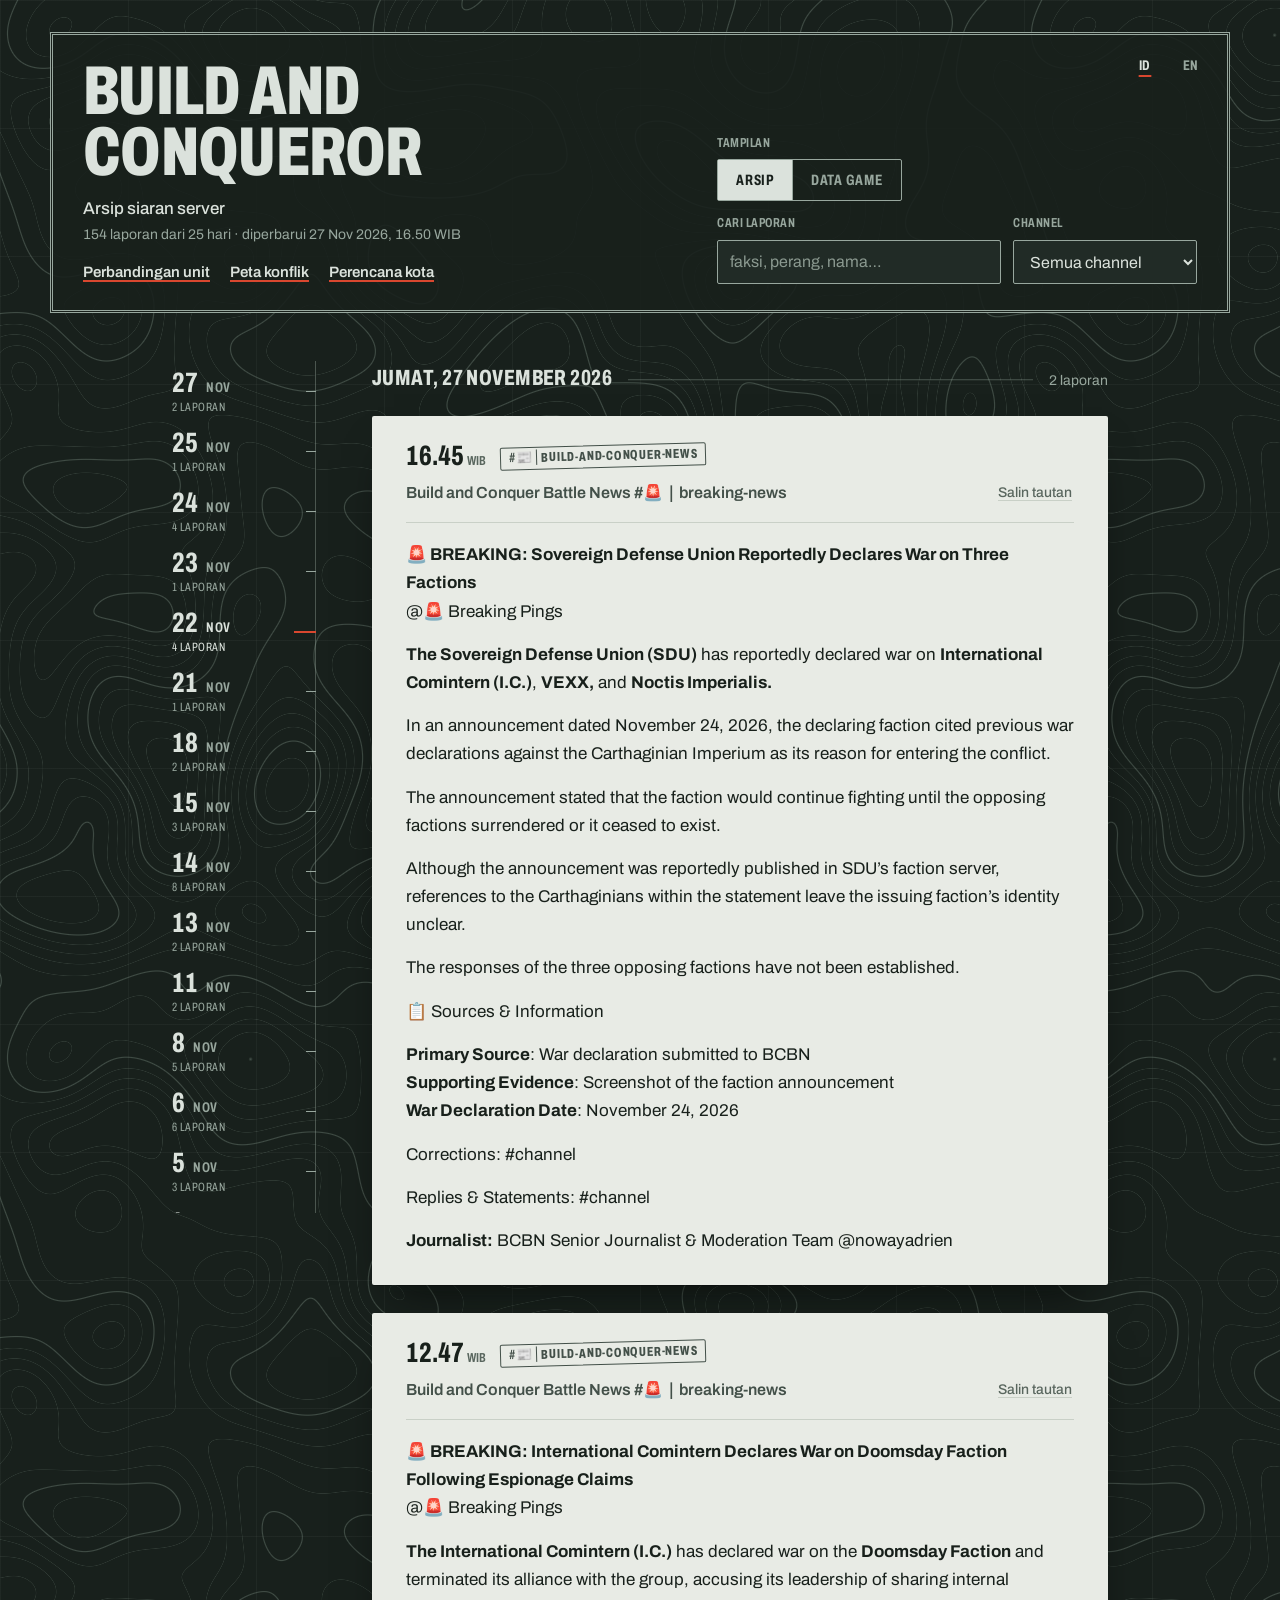
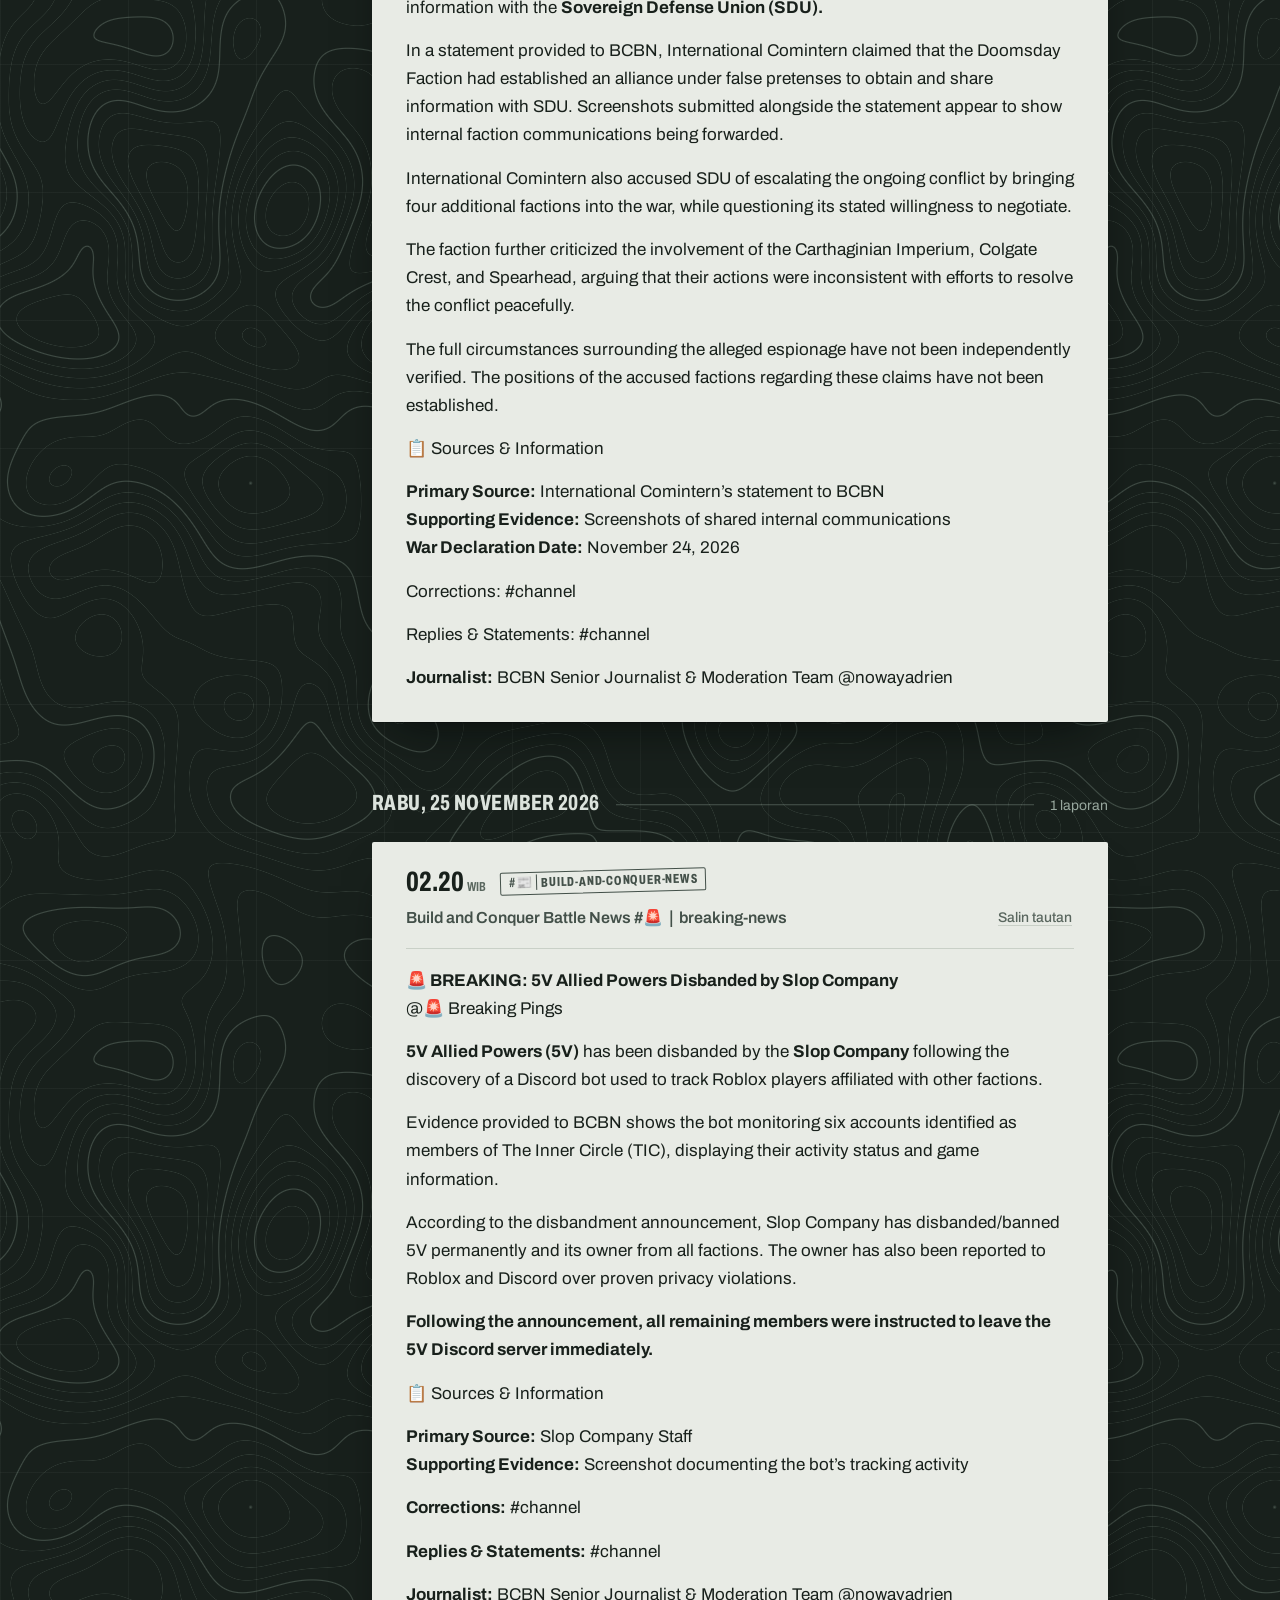
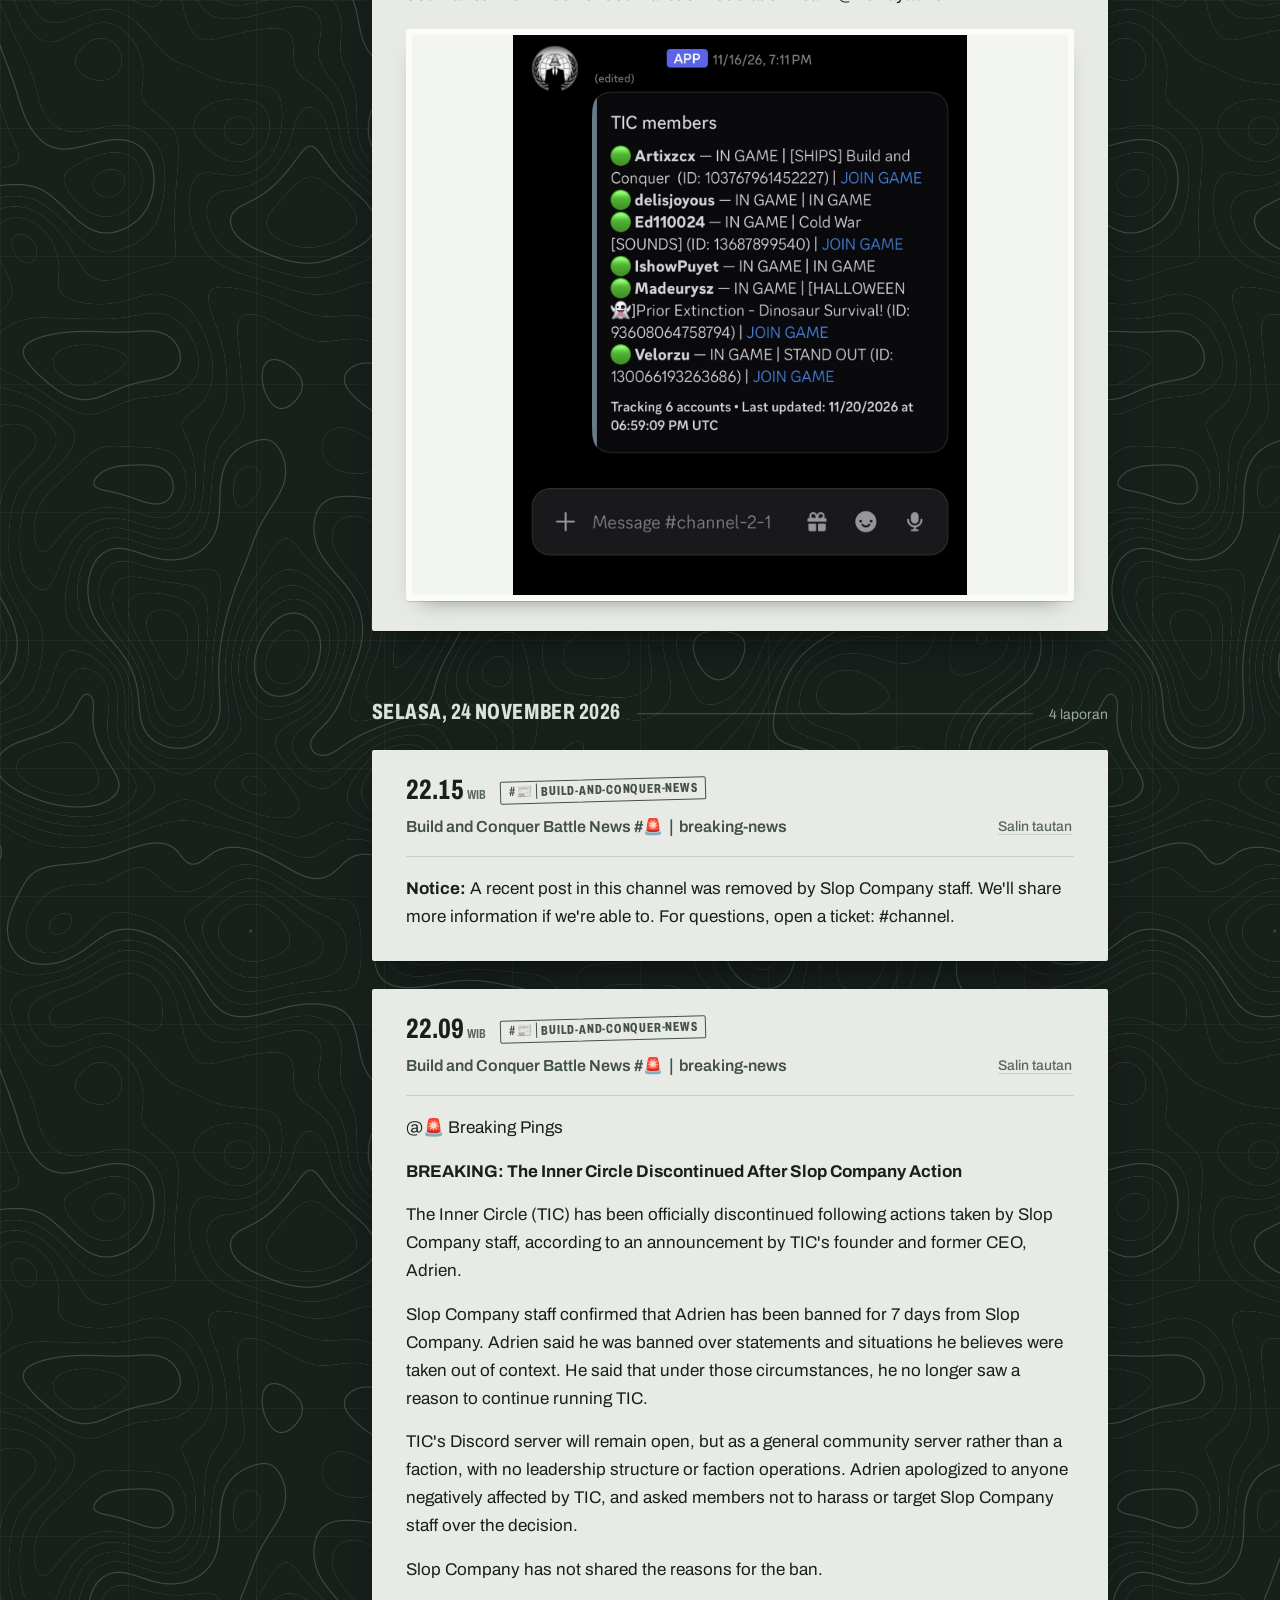
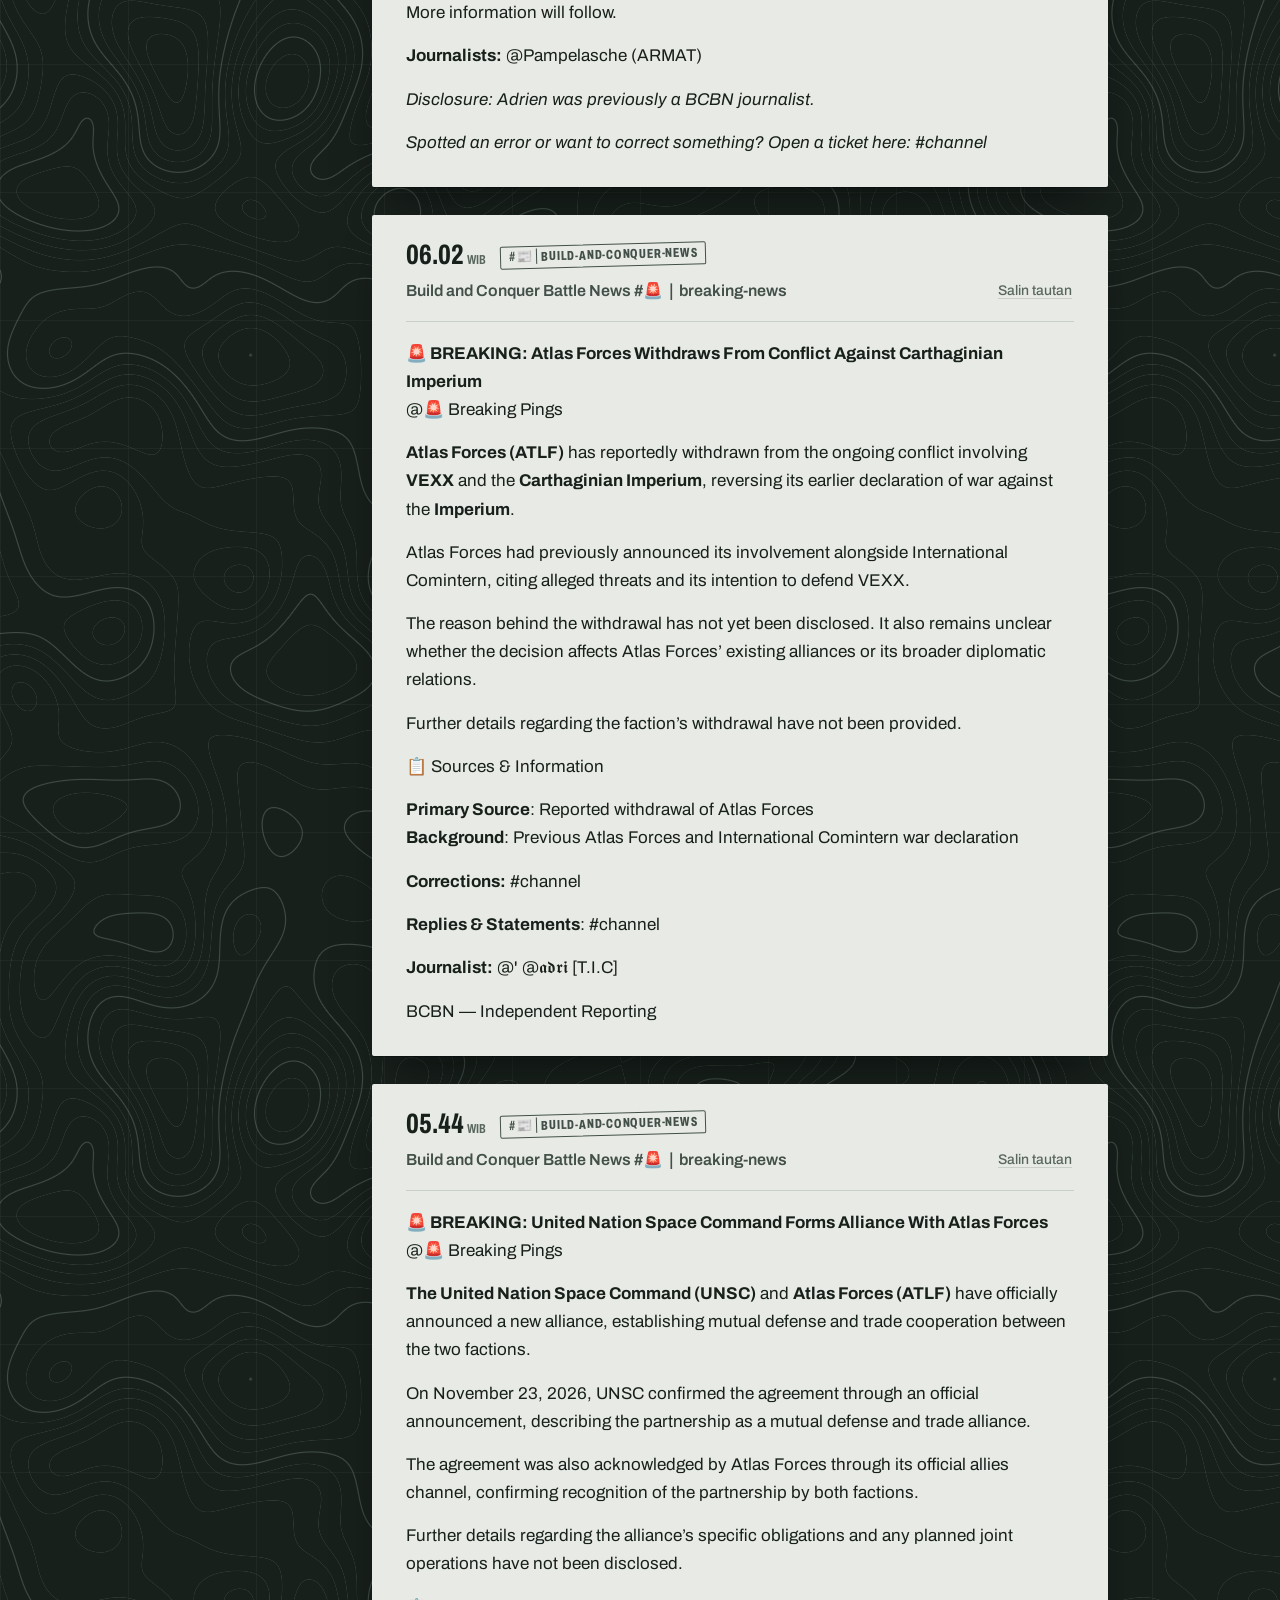
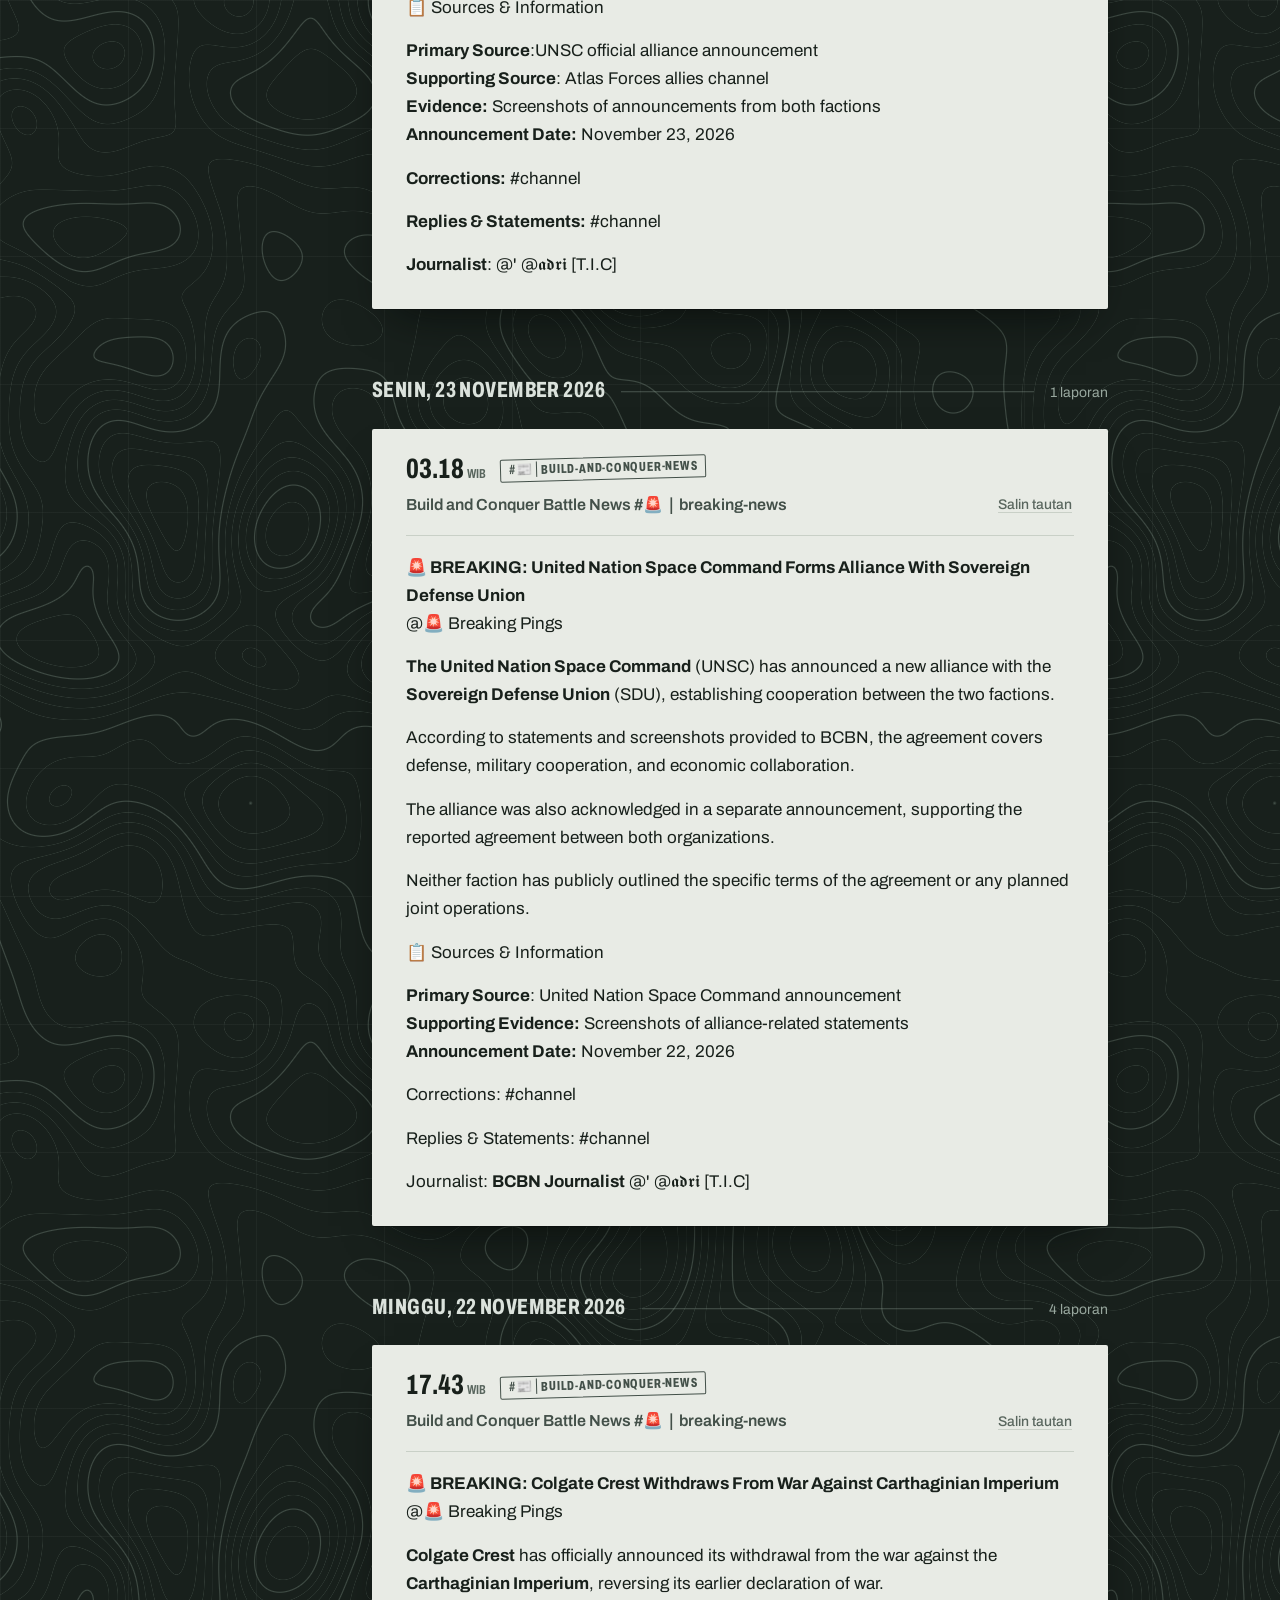
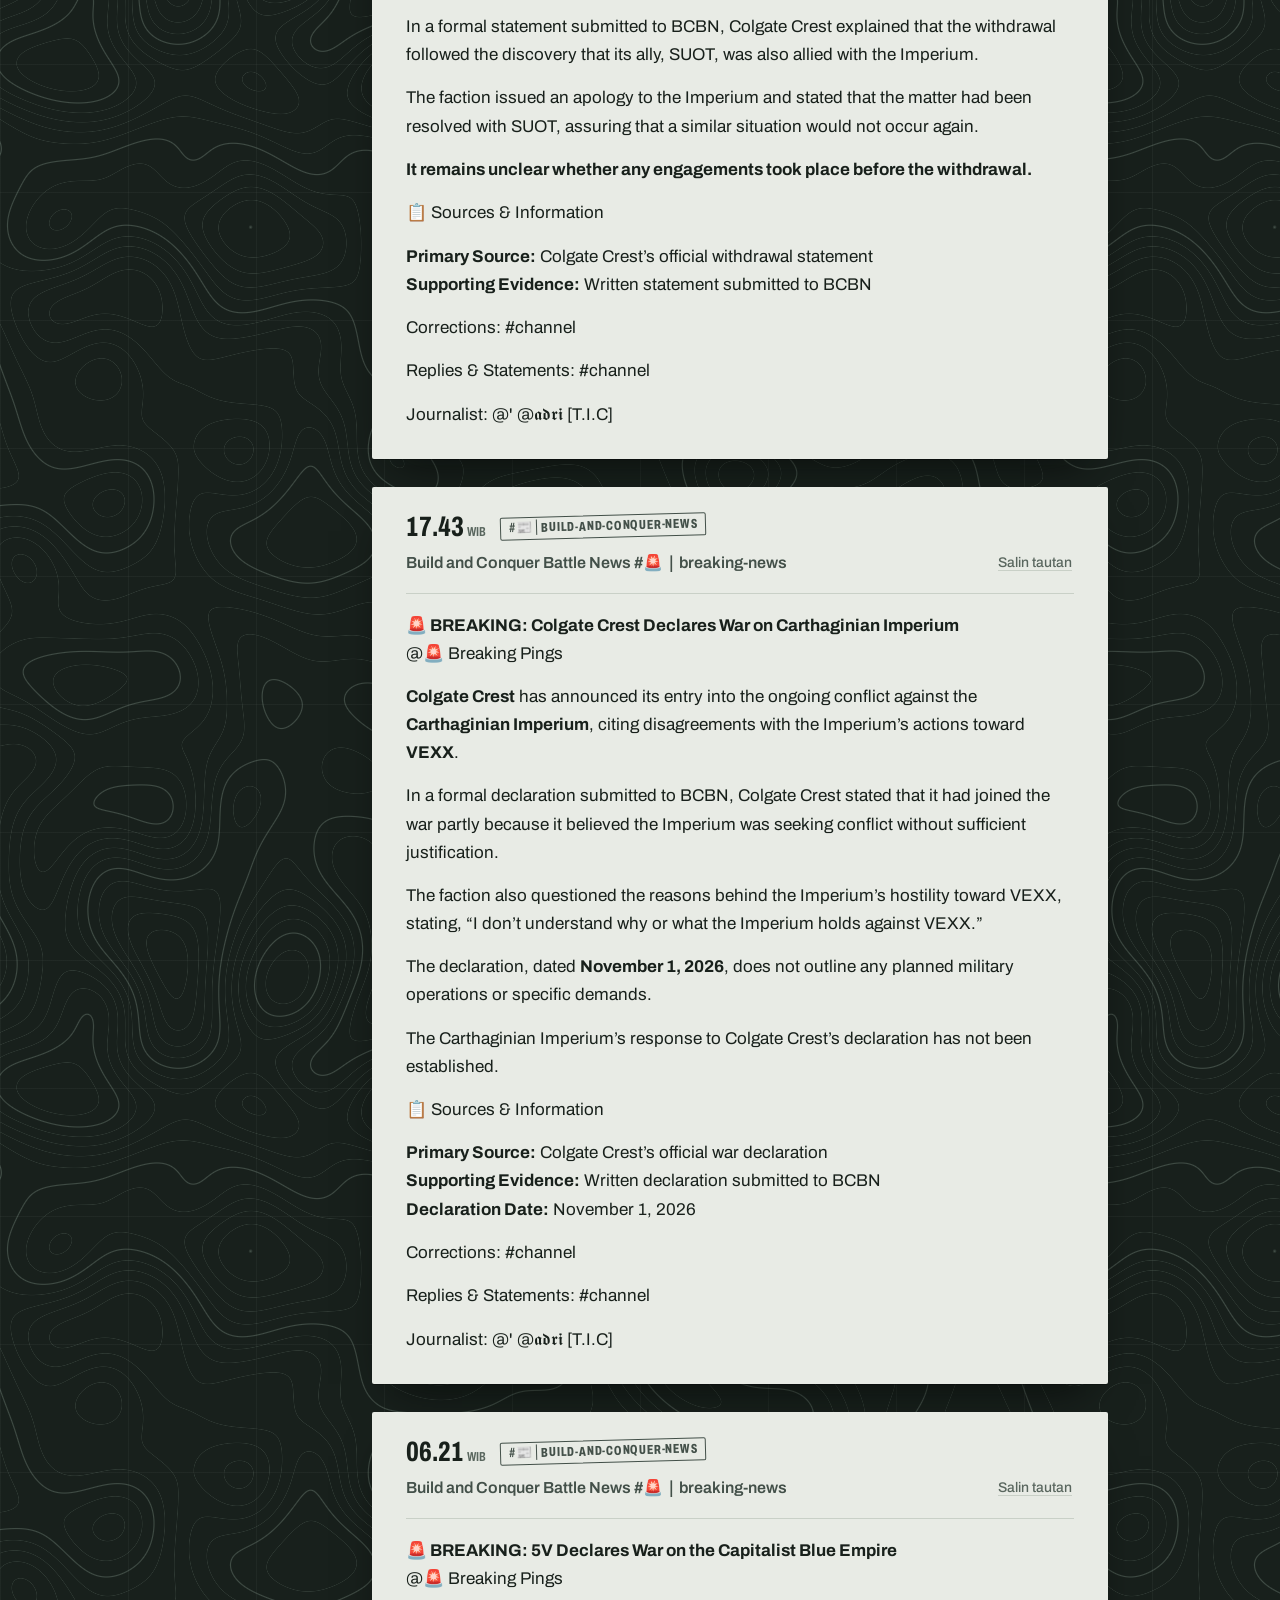
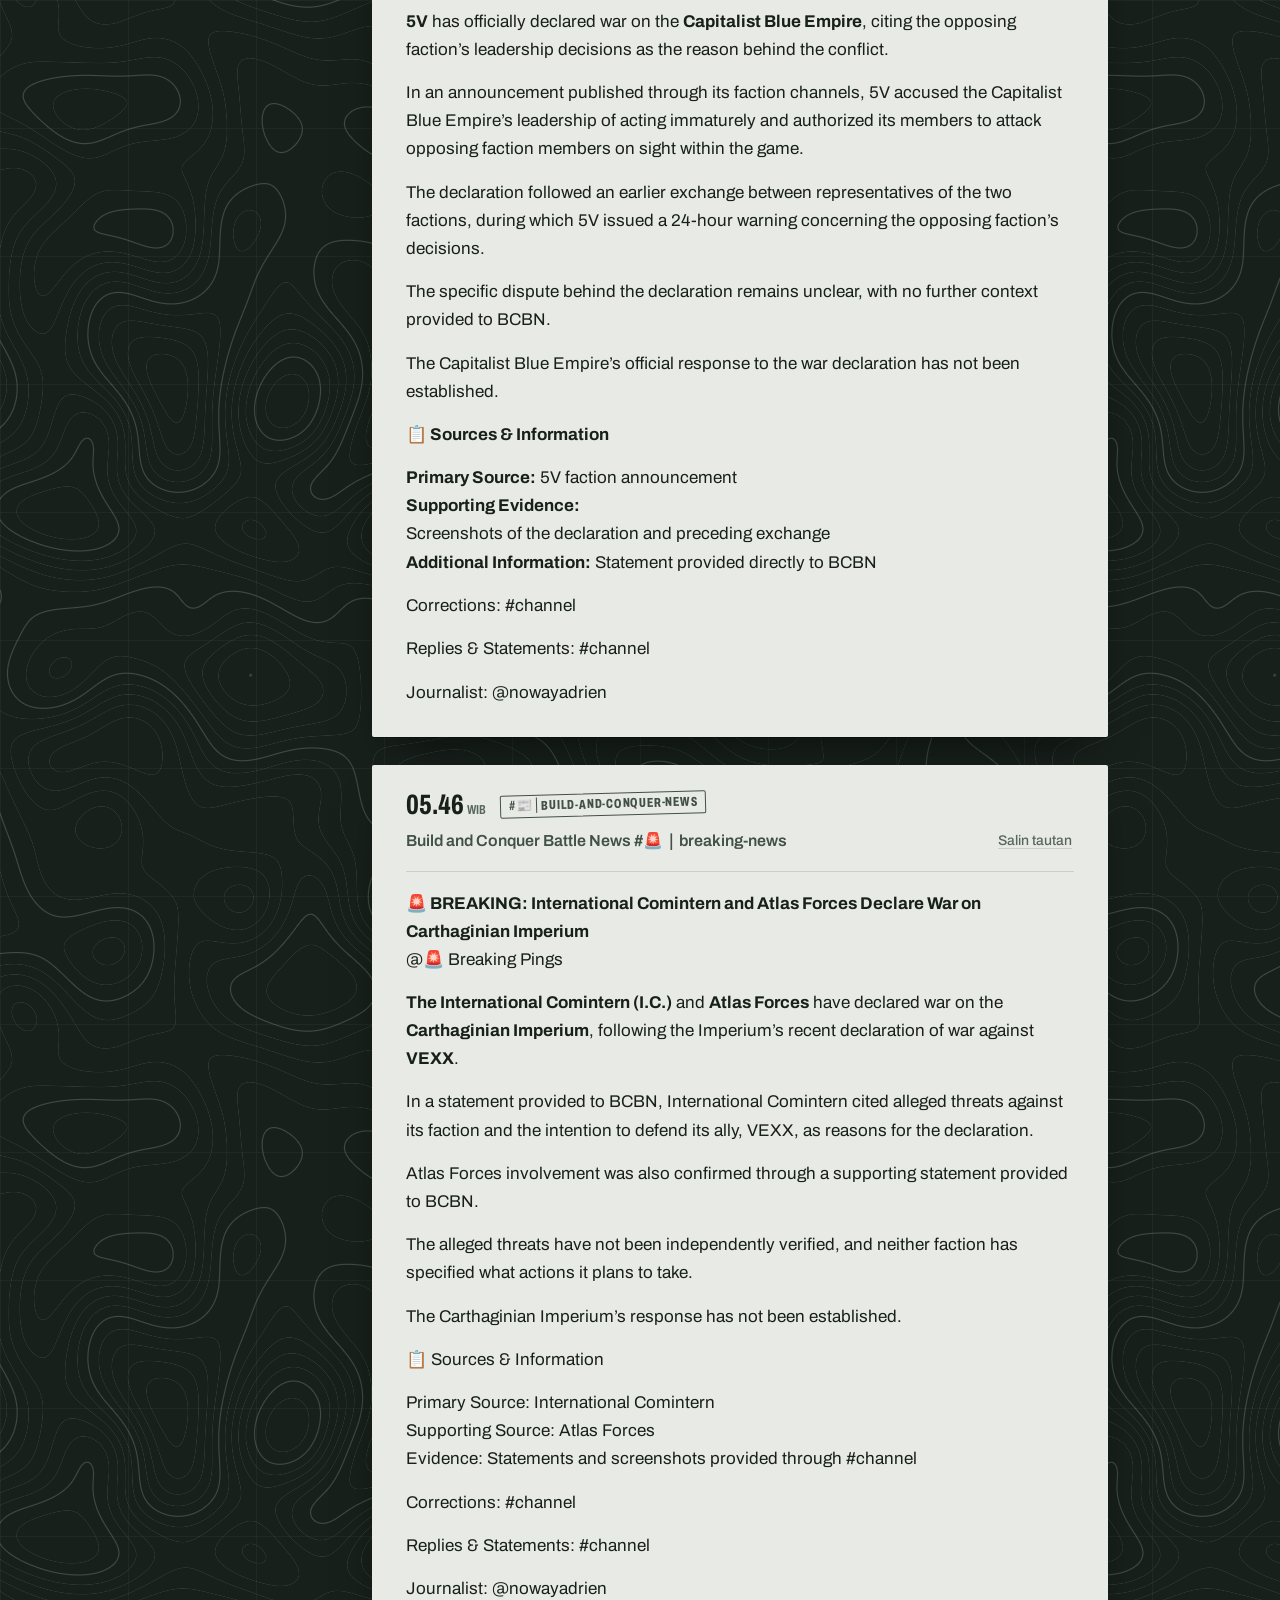
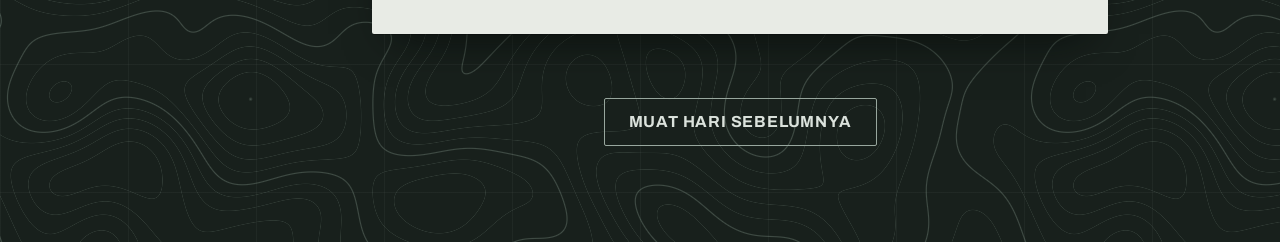
<file: public/index.html>
<!doctype html>
<html lang="id">
<head>
  <meta charset="utf-8">
  <meta name="viewport" content="width=device-width, initial-scale=1">
  <title data-i18n="archiveTitle">Build And Conqueror · Arsip Siaran</title>
  <meta name="description" data-i18n-content="archiveDescription" content="Arsip siaran server Discord Build And Conqueror.">
  <meta name="theme-color" content="#18201c">
  <link rel="preconnect" href="https://fonts.googleapis.com">
  <link rel="preconnect" href="https://fonts.gstatic.com" crossorigin>
  <link href="https://fonts.googleapis.com/css2?family=Archivo:wdth,wght@62..125,100..900&display=swap" rel="stylesheet">
  <link rel="stylesheet" href="style.css">
</head>
<body>
  <header class="cartouche">
    <div class="lang-switch" role="group" data-i18n-label="language" aria-label="Bahasa">
      <button type="button" data-lang="id">ID</button><button type="button" data-lang="en">EN</button>
    </div>
    <div class="title-block">
      <h1>Build And<br>Conqueror</h1>
      <p class="subtitle" data-i18n="archiveSubtitle">Arsip siaran server</p>
      <p class="meta" id="meta" data-i18n="opening">Membuka arsip…</p>
      <nav class="pages" data-i18n-label="pages" aria-label="Halaman"><a href="unit.html" data-i18n="unitsLink">Perbandingan unit</a><a href="konflik.html" data-i18n="conflictsLink">Peta konflik</a><a href="kota.html" data-i18n="cityLink">Perencana kota</a></nav>
    </div>
    <form class="tools" id="tools" role="search">
      <div class="field field-view">
        <span id="view-label" data-i18n="viewLabel">Tampilan</span>
        <div class="views" role="group" aria-labelledby="view-label">
          <button type="button" data-view="arsip" aria-pressed="true" data-i18n="viewArchive">Arsip</button><button type="button" data-view="data" aria-pressed="false" data-i18n="viewData">Data Game</button>
        </div>
      </div>
      <label class="field field-search">
        <span data-i18n="search">Cari laporan</span>
        <input id="q" type="search" data-i18n-placeholder="searchHint" placeholder="faksi, perang, nama…" autocomplete="off">
      </label>
      <label class="field field-channel">
        <span data-i18n="channel">Channel</span>
        <select id="channel"><option value="" data-i18n="allChannels">Semua channel</option></select>
      </label>
    </form>
  </header>

  <div class="table">
    <nav class="rail" id="rail" data-i18n-label="archiveDates" aria-label="Tanggal arsip">
      <ol id="day-list"></ol>
      <ol id="section-list" hidden></ol>
    </nav>
    <main class="desk">
      <p class="status" id="status" role="status" aria-live="polite"></p>
      <div id="feed" aria-busy="true">
        <div class="sheet sheet-skeleton" aria-hidden="true"><span></span><span></span><span></span></div>
      </div>
      <button class="more" id="more" type="button" data-i18n="loadMore" hidden>Muat hari sebelumnya</button>
      <div id="game" hidden></div>
    </main>
  </div>

  <dialog class="lightbox" id="lightbox" data-i18n-label="attachmentImage" aria-label="Gambar lampiran">
    <figure>
      <img id="lightbox-img" alt="">
      <figcaption>
        <span id="lightbox-name"></span>
        <a id="lightbox-open" target="_blank" rel="noopener noreferrer" data-i18n="openOriginal">Buka file asli</a>
        <button type="button" id="lightbox-close" data-i18n="close">Tutup</button>
      </figcaption>
    </figure>
  </dialog>

  <script src="i18n.js"></script>
  <script src="app.js"></script>
</body>
</html>
</file>
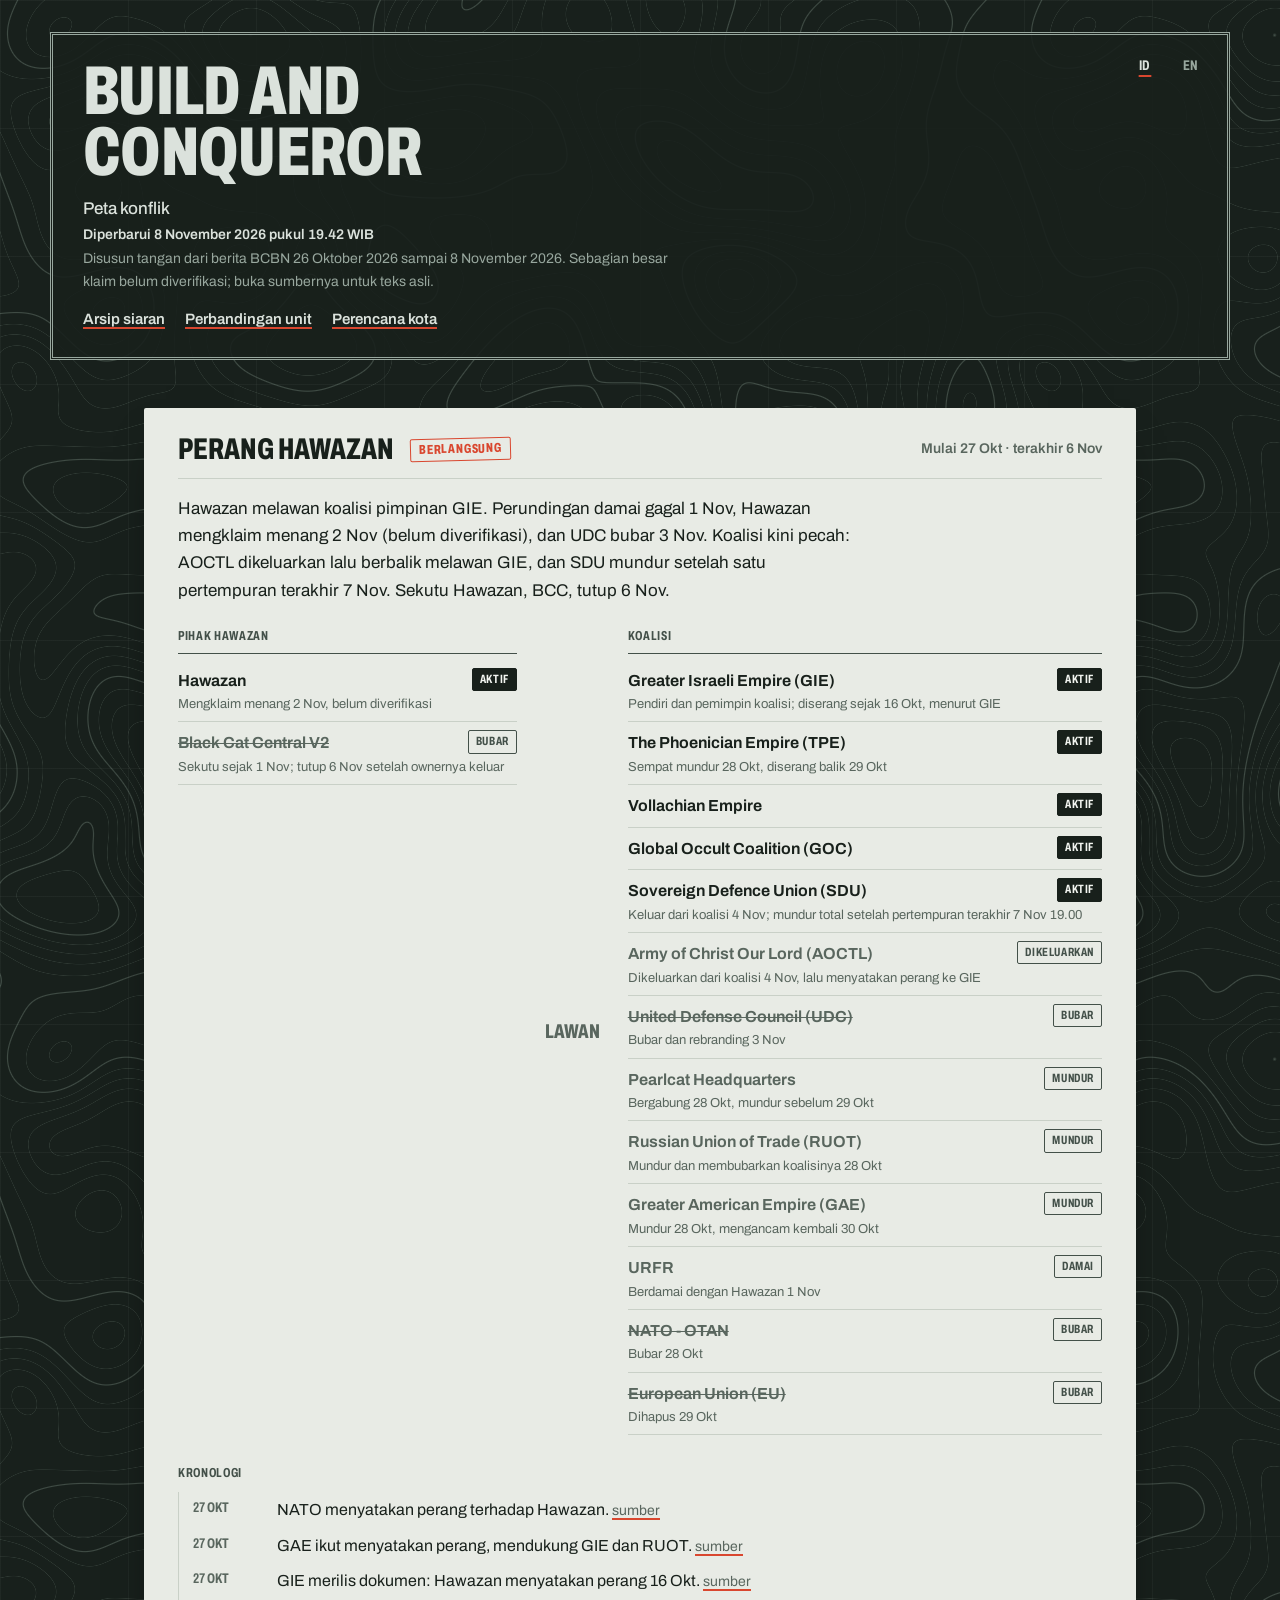
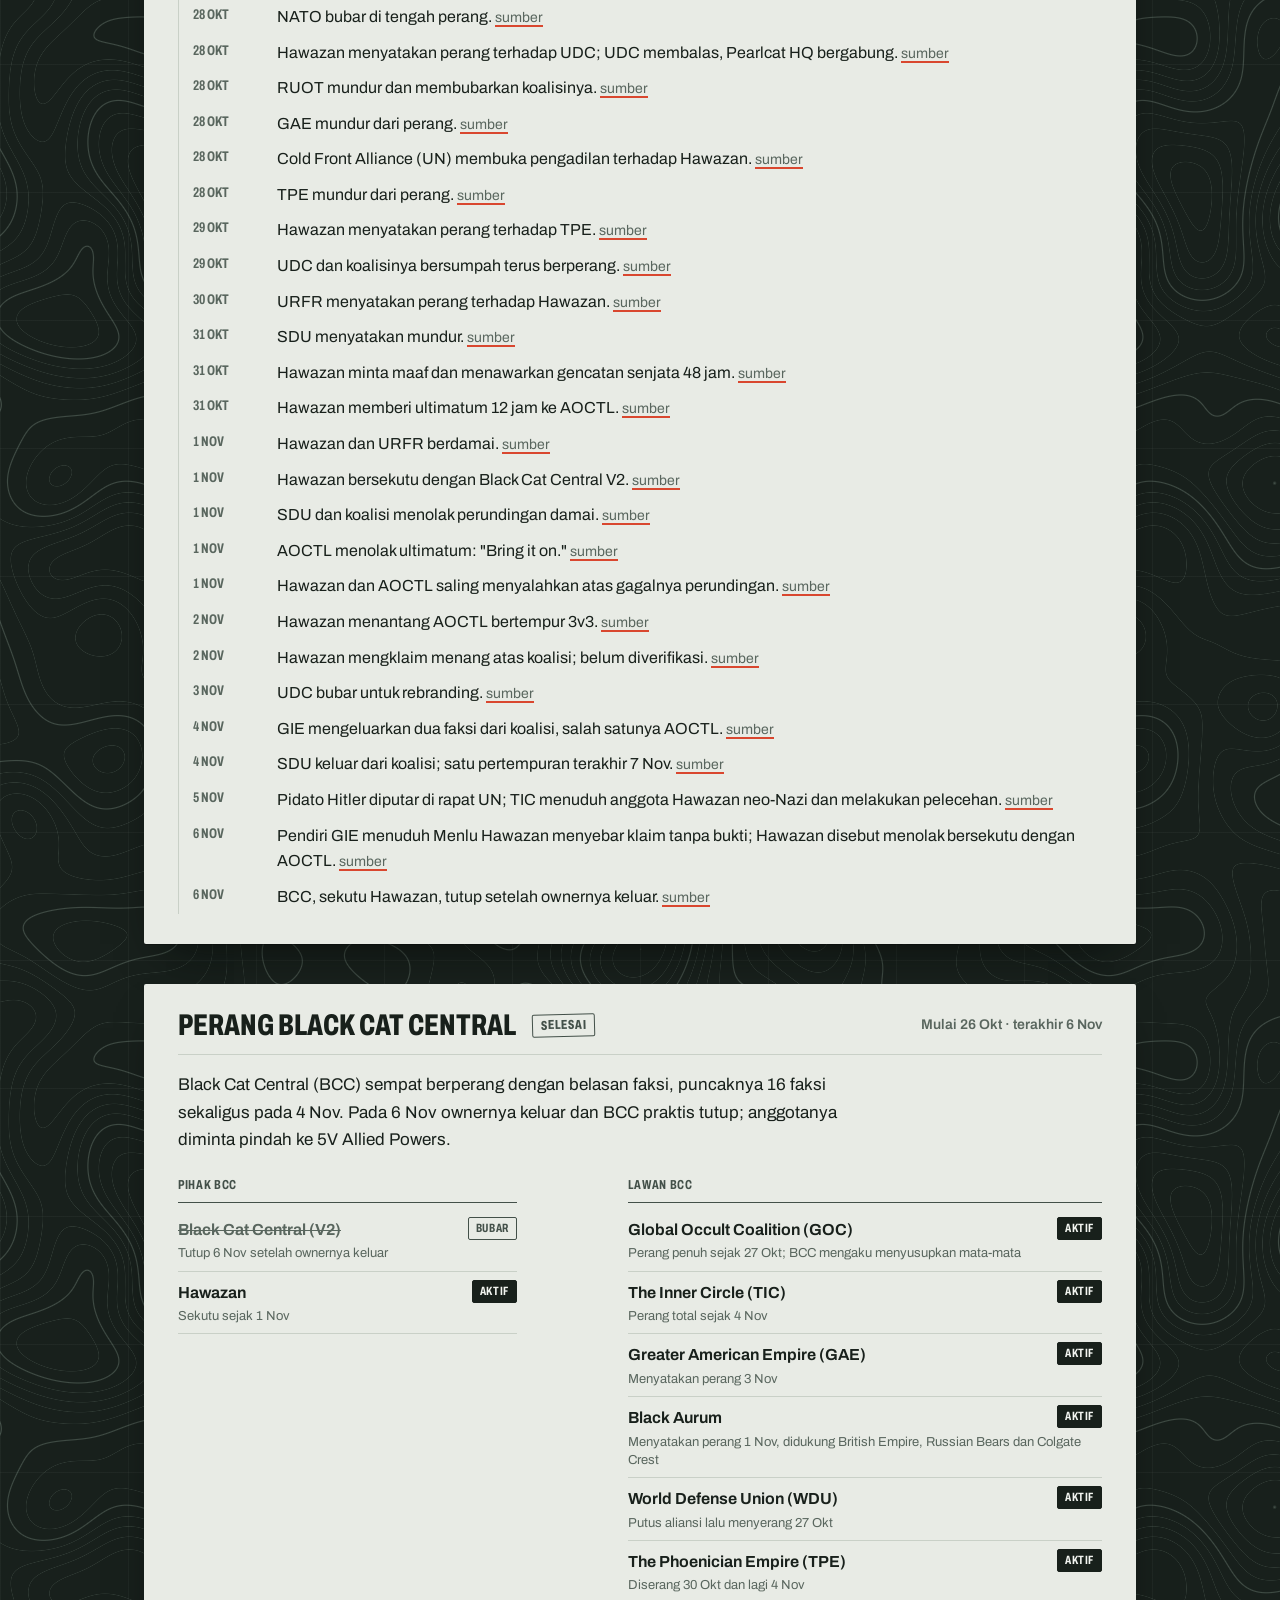
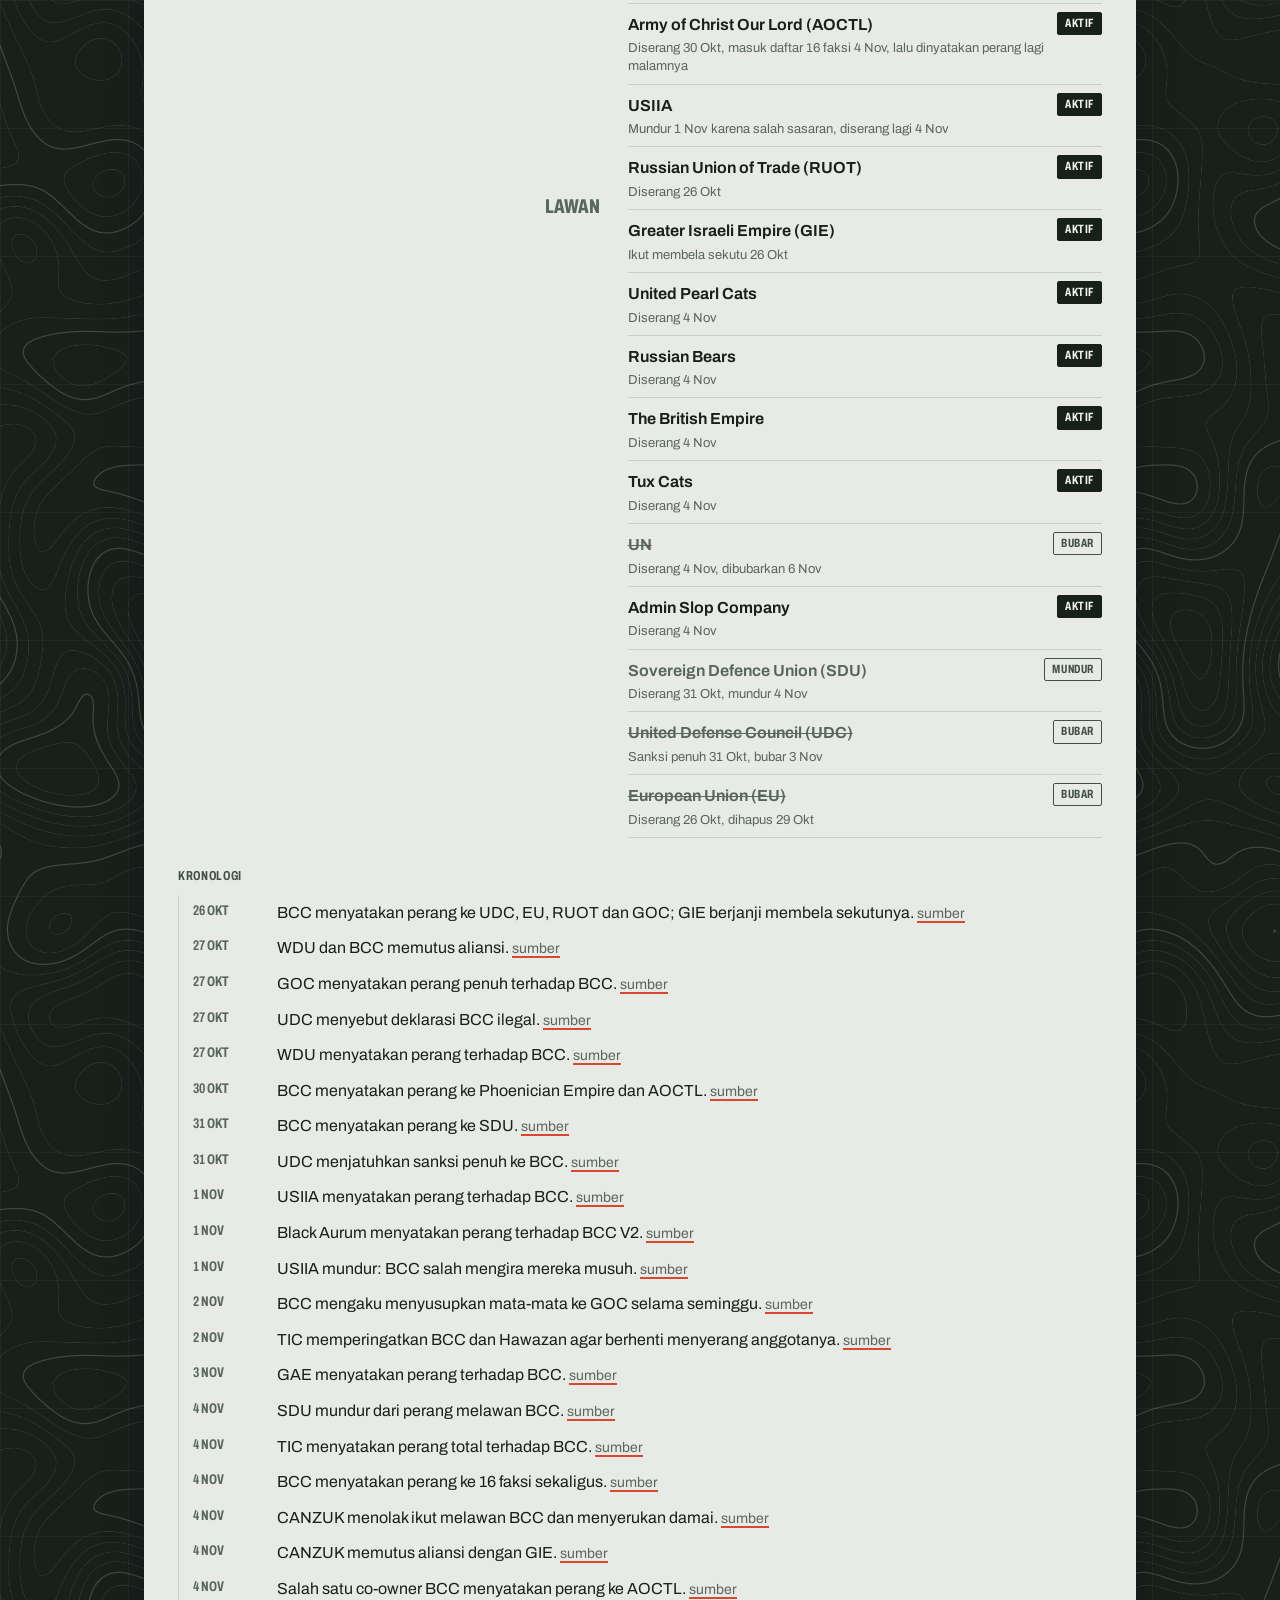
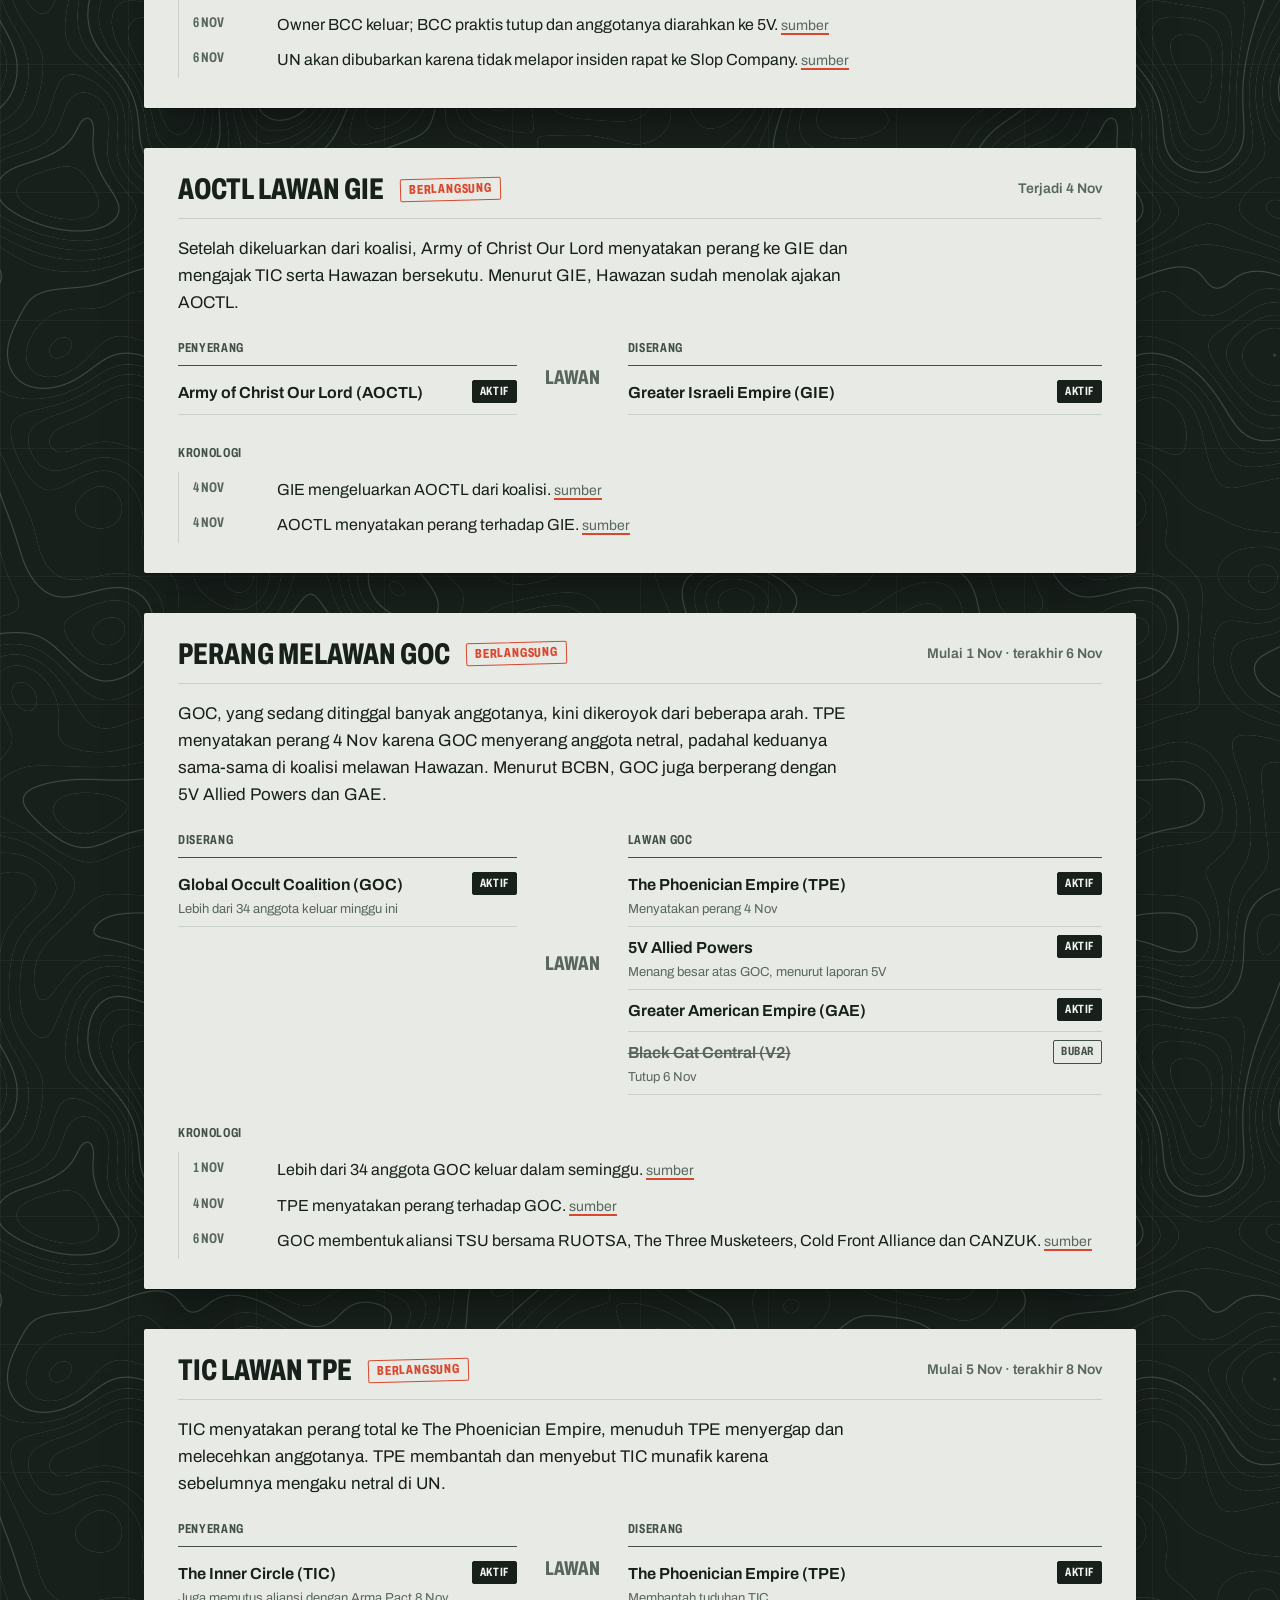
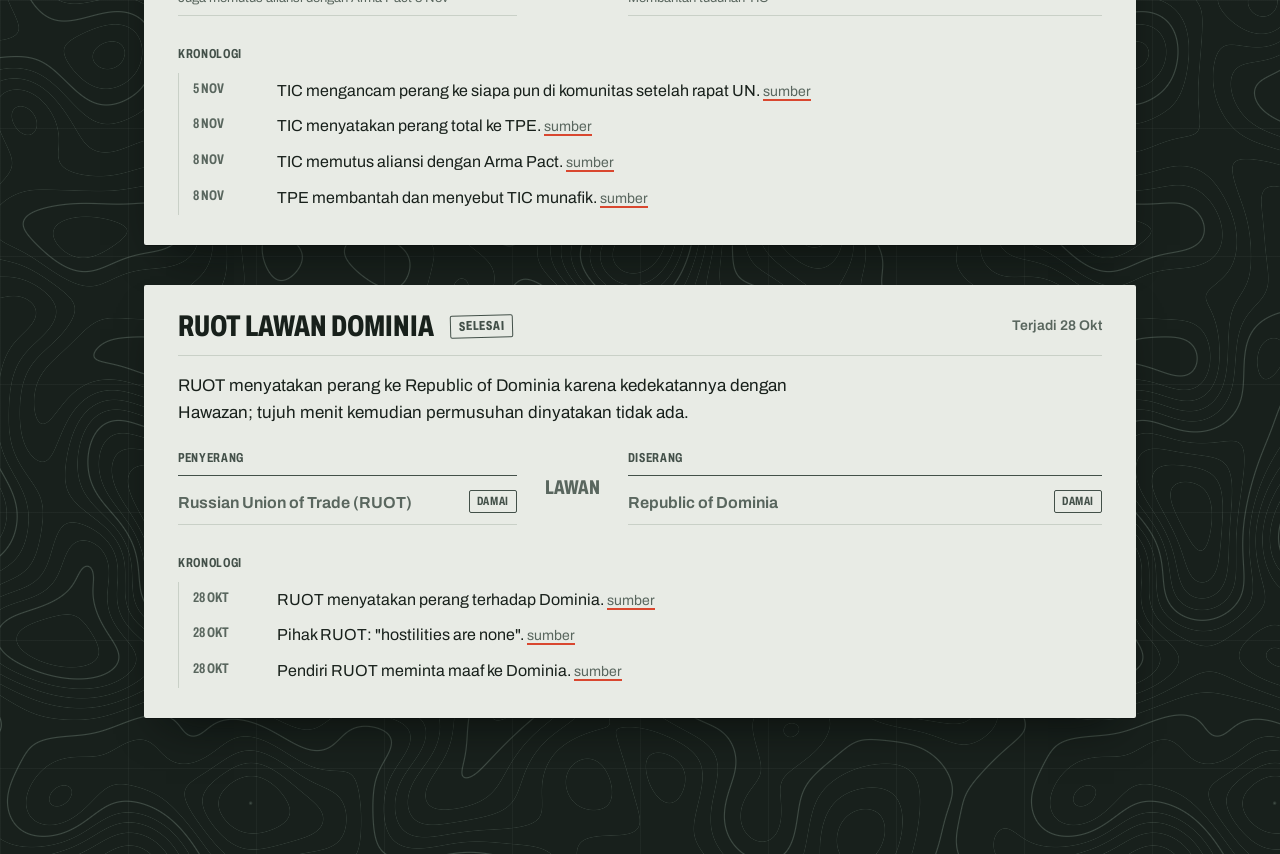
<file: public/konflik.html>
<!doctype html>
<html lang="id">
<head>
  <meta charset="utf-8">
  <meta name="viewport" content="width=device-width, initial-scale=1">
  <title data-i18n="conflictsTitle">Build And Conqueror · Peta Konflik</title>
  <meta name="description" data-i18n-content="conflictsDescription" content="Siapa lawan siapa di perang Build And Conqueror, disusun dari berita BCBN.">
  <meta name="theme-color" content="#18201c">
  <link rel="preconnect" href="https://fonts.googleapis.com">
  <link rel="preconnect" href="https://fonts.gstatic.com" crossorigin>
  <link href="https://fonts.googleapis.com/css2?family=Archivo:wdth,wght@62..125,100..900&display=swap" rel="stylesheet">
  <link rel="stylesheet" href="style.css">
</head>
<body>
  <header class="cartouche">
    <div class="lang-switch" role="group" data-i18n-label="language" aria-label="Bahasa">
      <button type="button" data-lang="id">ID</button><button type="button" data-lang="en">EN</button>
    </div>
    <div class="title-block">
      <h1>Build And<br>Conqueror</h1>
      <p class="subtitle" data-i18n="conflictsLink">Peta konflik</p>
      <p class="meta updated" id="updated"></p>
      <p class="meta" id="note"></p>
      <nav class="pages" data-i18n-label="pages" aria-label="Halaman"><a href="./" data-i18n="archiveLink">Arsip siaran</a><a href="unit.html" data-i18n="unitsLink">Perbandingan unit</a><a href="kota.html" data-i18n="cityLink">Perencana kota</a></nav>
    </div>
  </header>

  <main class="conflicts">
    <p class="status" id="status" role="status" aria-live="polite"></p>
    <div id="conflicts">
      <div class="sheet sheet-skeleton" aria-hidden="true"><span></span><span></span><span></span></div>
    </div>
  </main>

  <script src="i18n.js"></script>
  <script src="konflik.js"></script>
</body>
</html>
</file>
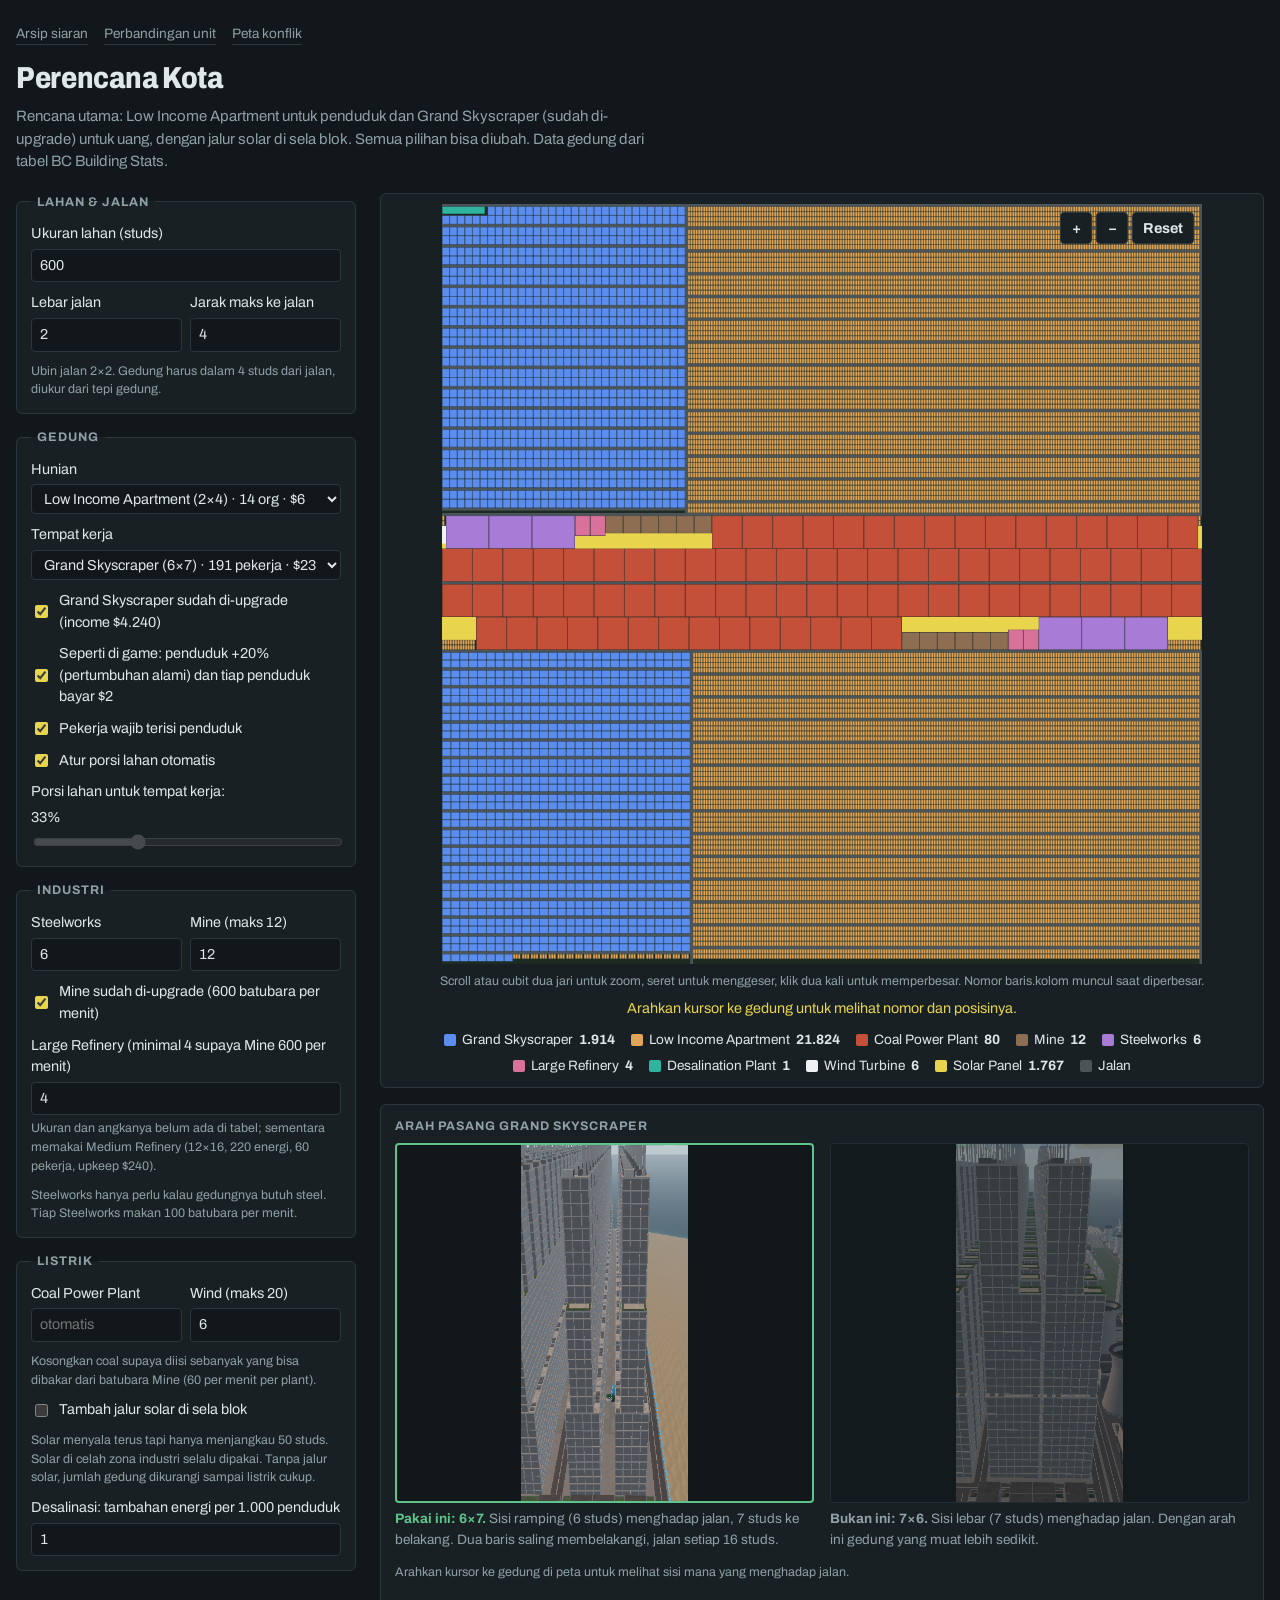
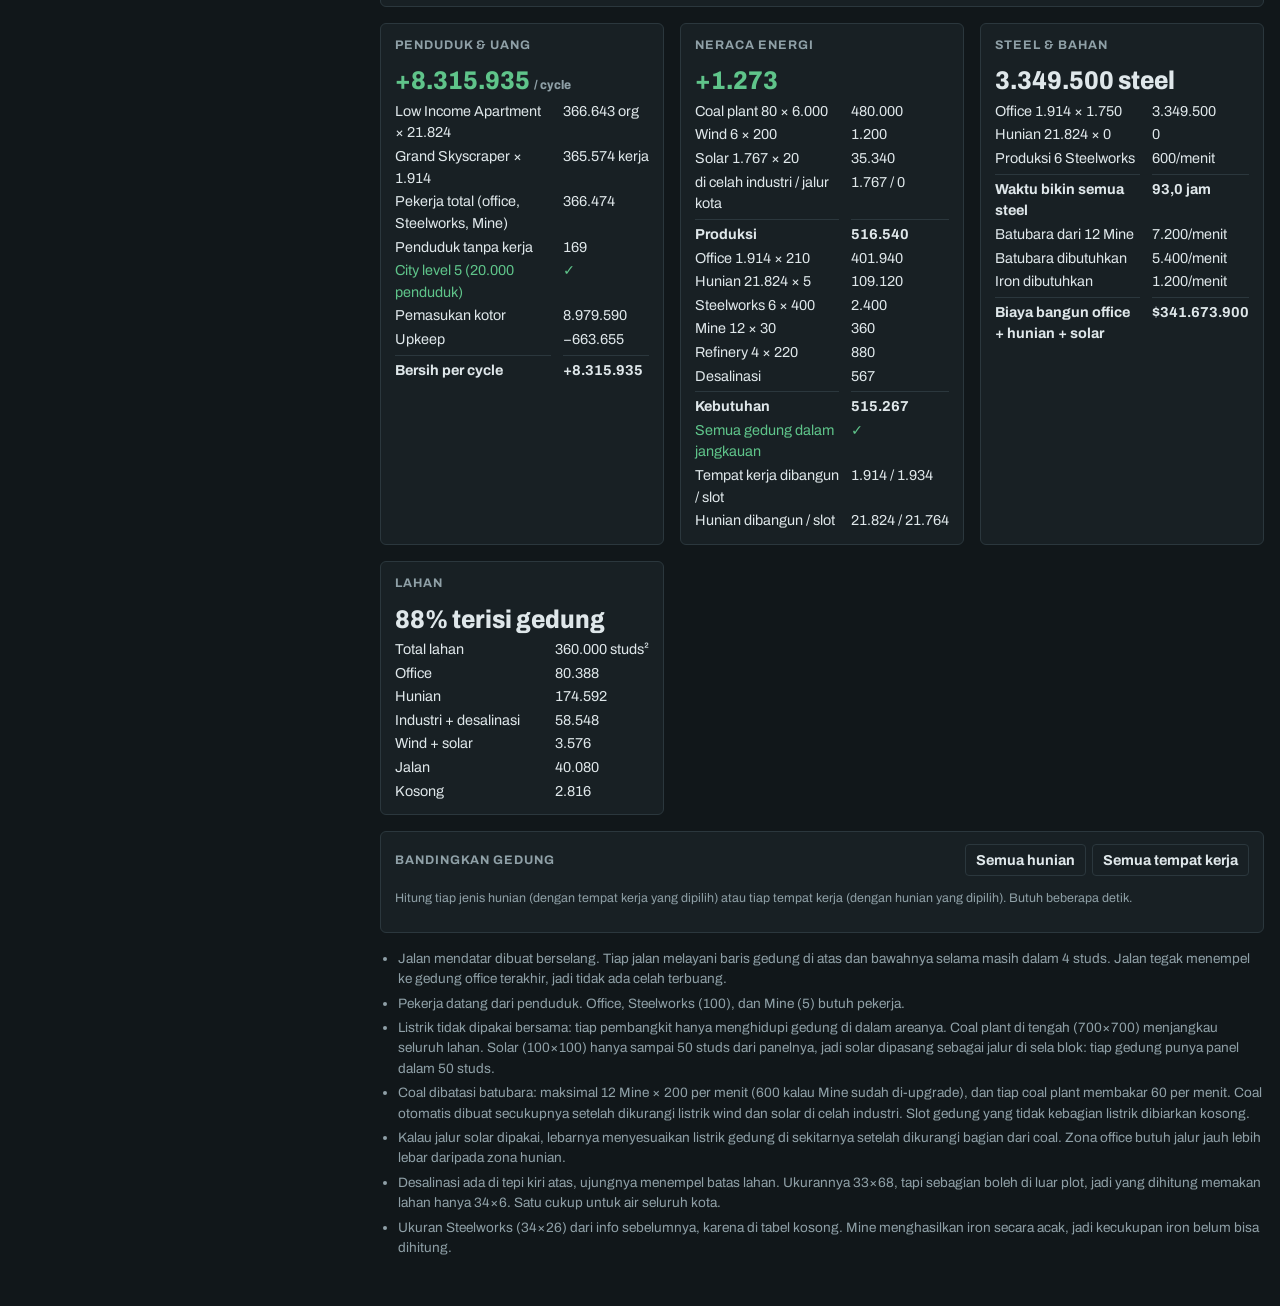
<file: public/kota.html>
<!doctype html>
<html lang="id">
<head>
<meta charset="utf-8">
<meta name="viewport" content="width=device-width, initial-scale=1">
<title>Perencana Kota 600×600</title>
<link rel="preconnect" href="https://fonts.googleapis.com">
<link rel="preconnect" href="https://fonts.gstatic.com" crossorigin>
<link href="https://fonts.googleapis.com/css2?family=Archivo:wdth,wght@62..125,100..900&display=swap" rel="stylesheet">
<style>
/* Meja cetak biru: panel kontrol di kiri, peta lahan dan hitungan di kanan, satu tampilan gelap. */
:root {
  --bg: #11171a;
  --panel: #182024;
  --line: #2b373d;
  --text: #dfe7ea;
  --dim: #8fa0a7;
  --accent: #e8d44d;
  --good: #5fc48a;
  --bad: #e5624d;
  /* warna peta */
  --land: #1d2b23;
  --road: #4a5459;
  --c-office: #5b8def;
  --c-home: #e0a458;
  --c-coal: #c4503a;
  --c-mine: #8d6e52;
  --c-steel: #a77bd6;
  --c-refinery: #d9729b;
  --c-desal: #2fb59f;
  --c-wind: #eef2f3;
  --c-solar: #e8d44d;
  --font: "Archivo", "Arial Narrow", system-ui, sans-serif;
  color-scheme: dark;
}
* { box-sizing: border-box; }
body {
  margin: 0;
  background: var(--bg);
  color: var(--text);
  font: 400 15px/1.5 var(--font);
  padding: 24px max(16px, env(safe-area-inset-right, 0px)) 48px max(16px, env(safe-area-inset-left, 0px));
}
header { max-width: 1280px; margin: 0 auto 20px; }
h1 { font-size: 1.9rem; font-stretch: 85%; font-weight: 800; margin: 0; letter-spacing: -0.01em; }
header p { margin: 4px 0 0; color: var(--dim); max-width: 70ch; }
.pages { display: flex; flex-wrap: wrap; gap: 4px 16px; margin-bottom: 10px; font-size: 0.85rem; }
.pages a { color: var(--dim); text-decoration: none; border-bottom: 1px solid var(--line); }
.pages a:hover { color: var(--accent); border-color: var(--accent); }
.layout {
  max-width: 1280px; margin: 0 auto;
  display: grid; grid-template-columns: minmax(260px, 340px) minmax(0, 1fr); gap: 24px; align-items: start;
}
@media (max-width: 820px) { .layout { grid-template-columns: minmax(0, 1fr); } }
form { display: grid; gap: 14px; }
fieldset { margin: 0; border: 1px solid var(--line); border-radius: 6px; background: var(--panel); padding: 12px 14px 14px; display: grid; gap: 10px; min-width: 0; }
legend { padding: 0 6px; font-weight: 700; font-size: 0.78rem; text-transform: uppercase; letter-spacing: 0.08em; color: var(--dim); }
label { display: grid; gap: 4px; font-size: 0.9rem; }
label.row { grid-template-columns: auto 1fr; align-items: center; gap: 8px; }
.hint { font-size: 0.78rem; color: var(--dim); }
input[type=number], select {
  width: 100%; font: inherit; color: var(--text); background: var(--bg);
  border: 1px solid var(--line); border-radius: 4px; padding: 5px 8px;
  font-variant-numeric: tabular-nums;
}
input[type=range] { width: 100%; accent-color: var(--accent); }
input[type=range]:disabled { opacity: 0.5; }
input[type=radio], input[type=checkbox] { accent-color: var(--accent); }
:focus-visible { outline: 2px solid var(--accent); outline-offset: 2px; }
.pair { display: grid; grid-template-columns: 1fr 1fr; gap: 8px; }
.result { display: grid; gap: 16px; min-width: 0; }
.mapwrap { border: 1px solid var(--line); border-radius: 6px; background: var(--panel); padding: 10px; }
.mapbox { position: relative; max-width: 760px; margin: 0 auto; }
canvas { display: block; width: 100%; height: auto; aspect-ratio: 1; cursor: grab; touch-action: none; }
canvas:active { cursor: grabbing; }
.zoom { position: absolute; top: 8px; right: 8px; display: flex; gap: 4px; }
.btn {
  font: 700 0.9rem var(--font); color: var(--text); background: var(--panel);
  border: 1px solid var(--line); border-radius: 4px; min-width: 32px; height: 32px; padding: 0 10px; cursor: pointer;
}
.btn:hover { border-color: var(--accent); }
.btn:disabled { opacity: 0.6; cursor: progress; }
.maphint { text-align: center; margin: 8px 0 0; }
.hoverinfo { font-size: 0.9rem; font-variant-numeric: tabular-nums; color: var(--accent); min-height: 1.5em; }
.legend { list-style: none; margin: 10px 0 0; padding: 0; display: flex; flex-wrap: wrap; gap: 6px 16px; font-size: 0.85rem; justify-content: center; }
.legend li { display: flex; align-items: center; gap: 6px; font-variant-numeric: tabular-nums; }
.sw { width: 12px; height: 12px; border-radius: 2px; flex: none; }
.cards { display: grid; grid-template-columns: repeat(auto-fit, minmax(250px, 1fr)); gap: 16px; }
.card { border: 1px solid var(--line); border-radius: 6px; background: var(--panel); padding: 12px 14px; min-width: 0; }
.card h2 { margin: 0 0 8px; font-size: 0.78rem; text-transform: uppercase; letter-spacing: 0.08em; color: var(--dim); }
.cardhead { display: flex; flex-wrap: wrap; align-items: center; justify-content: space-between; gap: 8px; margin-bottom: 8px; }
.cardhead h2 { margin: 0; }
.zoomless { display: flex; flex-wrap: wrap; gap: 6px; }
.kv { display: grid; grid-template-columns: 1fr auto; gap: 2px 12px; font-variant-numeric: tabular-nums; font-size: 0.9rem; }
.kv .tot { border-top: 1px solid var(--line); padding-top: 4px; margin-top: 2px; font-weight: 700; }
.big { font-size: 1.6rem; font-weight: 800; font-stretch: 90%; font-variant-numeric: tabular-nums; }
.good { color: var(--good); } .bad { color: var(--bad); }
.tablewrap { overflow-x: auto; }
table { border-collapse: collapse; width: 100%; font-variant-numeric: tabular-nums; font-size: 0.9rem; }
th, td { text-align: right; padding: 5px 8px; border-bottom: 1px solid var(--line); white-space: nowrap; }
th:first-child, td:first-child { text-align: left; }
thead th { color: var(--dim); font-weight: 600; font-size: 0.8rem; }
tr.sel td:first-child { color: var(--accent); }
td .btn { height: 26px; font-size: 0.8rem; }
.orient { display: grid; grid-template-columns: repeat(auto-fit, minmax(150px, 1fr)); gap: 16px; margin-bottom: 8px; }
.orient figure { margin: 0; display: grid; gap: 6px; align-content: start; min-width: 0; }
.orient img { width: 100%; max-height: 360px; object-fit: contain; background: var(--bg); border: 1px solid var(--line); border-radius: 4px; opacity: 0.6; }
.orient .pick img { border: 2px solid var(--good); opacity: 1; }
.orient figcaption { font-size: 0.85rem; color: var(--dim); }
.orient .pick b { color: var(--good); }
.notes { margin: 0; padding-left: 18px; color: var(--dim); font-size: 0.85rem; display: grid; gap: 4px; }
</style>
</head>
<body>
<header>
  <nav class="pages" aria-label="Halaman"><a href="./">Arsip siaran</a><a href="unit.html">Perbandingan unit</a><a href="konflik.html">Peta konflik</a></nav>
  <h1>Perencana Kota</h1>
  <p>Rencana utama: Low Income Apartment untuk penduduk dan Grand Skyscraper (sudah di-upgrade) untuk uang, dengan jalur solar di sela blok. Semua pilihan bisa diubah. Data gedung dari tabel BC Building Stats.</p>
</header>

<main class="layout">
  <form id="cfg" autocomplete="off">
    <fieldset>
      <legend>Lahan &amp; jalan</legend>
      <label>Ukuran lahan (studs)
        <input id="map" type="number" value="600" min="100" max="2000" step="2">
      </label>
      <div class="pair">
        <label>Lebar jalan
          <input id="road" type="number" value="2" min="2" max="40" step="2">
        </label>
        <label>Jarak maks ke jalan
          <input id="dist" type="number" value="4" min="0" max="40">
        </label>
      </div>
      <span class="hint">Ubin jalan 2×2. Gedung harus dalam 4 studs dari jalan, diukur dari tepi gedung.</span>
    </fieldset>

    <fieldset>
      <legend>Gedung</legend>
      <label>Hunian <select id="house"></select></label>
      <label>Tempat kerja <select id="office"></select></label>
      <label class="row"><input id="upgrade" type="checkbox" checked> Grand Skyscraper sudah di-upgrade (income $4.240)</label>
      <label class="row"><input id="residentIncome" type="checkbox" checked> Seperti di game: penduduk +20% (pertumbuhan alami) dan tiap penduduk bayar $2</label>
      <label class="row"><input id="needWorkers" type="checkbox" checked> Pekerja wajib terisi penduduk</label>
      <label class="row"><input id="autoPct" type="checkbox" checked> Atur porsi lahan otomatis</label>
      <label>Porsi lahan untuk tempat kerja: <output id="pctOut">30%</output>
        <input id="pct" type="range" min="0" max="100" value="30">
      </label>
    </fieldset>

    <fieldset>
      <legend>Industri</legend>
      <div class="pair">
        <label>Steelworks <input id="steelN" type="number" min="0" max="20" value="6"></label>
        <label>Mine (maks 12) <input id="mines" type="number" min="0" max="12" value="12"></label>
      </div>
      <label class="row"><input id="mineUp" type="checkbox" checked> Mine sudah di-upgrade (600 batubara per menit)</label>
      <label>Large Refinery (minimal 4 supaya Mine 600 per menit)
        <input id="refineries" type="number" min="0" max="20" value="4">
        <span class="hint">Ukuran dan angkanya belum ada di tabel; sementara memakai Medium Refinery (12×16, 220 energi, 60 pekerja, upkeep $240).</span>
      </label>
      <span class="hint">Steelworks hanya perlu kalau gedungnya butuh steel. Tiap Steelworks makan 100 batubara per menit.</span>
    </fieldset>

    <fieldset>
      <legend>Listrik</legend>
      <div class="pair">
        <label>Coal Power Plant <input id="coal" type="number" min="0" max="200" placeholder="otomatis"></label>
        <label>Wind (maks 20) <input id="wind" type="number" min="0" max="20" value="6"></label>
      </div>
      <span class="hint">Kosongkan coal supaya diisi sebanyak yang bisa dibakar dari batubara Mine (60 per menit per plant).</span>
      <label class="row"><input id="solar" type="checkbox"> Tambah jalur solar di sela blok</label>
      <span class="hint">Solar menyala terus tapi hanya menjangkau 50 studs. Solar di celah zona industri selalu dipakai. Tanpa jalur solar, jumlah gedung dikurangi sampai listrik cukup.</span>
      <label>Desalinasi: tambahan energi per 1.000 penduduk
        <input id="desalPop" type="number" min="0" value="1">
      </label>
    </fieldset>
  </form>

  <section class="result">
    <div class="mapwrap">
      <div class="mapbox">
        <canvas id="peta" width="1200" height="1200" aria-label="Peta tata letak lahan"></canvas>
        <div class="zoom" role="group" aria-label="Zoom peta">
          <button type="button" class="btn" id="zoomIn" aria-label="Perbesar peta">+</button>
          <button type="button" class="btn" id="zoomOut" aria-label="Perkecil peta">−</button>
          <button type="button" class="btn" id="zoomReset">Reset</button>
        </div>
      </div>
      <p class="hint maphint">Scroll atau cubit dua jari untuk zoom, seret untuk menggeser, klik dua kali untuk memperbesar. Nomor baris.kolom muncul saat diperbesar.</p>
      <p class="maphint hoverinfo" id="hoverInfo" aria-live="polite">Arahkan kursor ke gedung untuk melihat nomor dan posisinya.</p>
      <ul class="legend" id="legend"></ul>
    </div>

    <div class="card">
      <h2>Arah pasang Grand Skyscraper</h2>
      <div class="orient">
        <figure class="pick">
          <img src="img/grand-6x7.png" alt="Grand Skyscraper dipasang 6×7: sisi ramping menghadap jalan" width="283" height="604" loading="lazy">
          <figcaption><b>Pakai ini: 6×7.</b> Sisi ramping (6 studs) menghadap jalan, 7 studs ke belakang. Dua baris saling membelakangi, jalan setiap 16 studs.</figcaption>
        </figure>
        <figure>
          <img src="img/grand-7x6.png" alt="Grand Skyscraper dipasang 7×6: sisi lebar menghadap jalan" width="324" height="698" loading="lazy">
          <figcaption><b>Bukan ini: 7×6.</b> Sisi lebar (7 studs) menghadap jalan. Dengan arah ini gedung yang muat lebih sedikit.</figcaption>
        </figure>
      </div>
      <p class="hint">Arahkan kursor ke gedung di peta untuk melihat sisi mana yang menghadap jalan.</p>
    </div>

    <div class="cards">
      <div class="card">
        <h2>Penduduk &amp; uang</h2>
        <div class="big" id="income"></div>
        <div class="kv" id="city"></div>
      </div>
      <div class="card">
        <h2>Neraca energi</h2>
        <div class="big" id="balance"></div>
        <div class="kv" id="energy"></div>
      </div>
      <div class="card">
        <h2>Steel &amp; bahan</h2>
        <div class="big" id="steelBig"></div>
        <div class="kv" id="steel"></div>
      </div>
      <div class="card">
        <h2>Lahan</h2>
        <div class="big" id="used"></div>
        <div class="kv" id="land"></div>
      </div>
    </div>

    <div class="card">
      <div class="cardhead">
        <h2>Bandingkan gedung</h2>
        <div class="zoomless">
          <button type="button" class="btn" id="compareHouse">Semua hunian</button>
          <button type="button" class="btn" id="compareOffice">Semua tempat kerja</button>
        </div>
      </div>
      <p class="hint" id="compareHint">Hitung tiap jenis hunian (dengan tempat kerja yang dipilih) atau tiap tempat kerja (dengan hunian yang dipilih). Butuh beberapa detik.</p>
      <div class="tablewrap"><table id="compare"></table></div>
    </div>

    <ul class="notes">
      <li>Jalan mendatar dibuat berselang. Tiap jalan melayani baris gedung di atas dan bawahnya selama masih dalam 4 studs. Jalan tegak menempel ke gedung office terakhir, jadi tidak ada celah terbuang.</li>
      <li>Pekerja datang dari penduduk. Office, Steelworks (100), dan Mine (5) butuh pekerja.</li>
      <li>Listrik tidak dipakai bersama: tiap pembangkit hanya menghidupi gedung di dalam areanya. Coal plant di tengah (700×700) menjangkau seluruh lahan. Solar (100×100) hanya sampai 50 studs dari panelnya, jadi solar dipasang sebagai jalur di sela blok: tiap gedung punya panel dalam 50 studs.</li>
      <li>Coal dibatasi batubara: maksimal 12 Mine × 200 per menit (600 kalau Mine sudah di-upgrade), dan tiap coal plant membakar 60 per menit. Coal otomatis dibuat secukupnya setelah dikurangi listrik wind dan solar di celah industri. Slot gedung yang tidak kebagian listrik dibiarkan kosong.</li>
      <li>Kalau jalur solar dipakai, lebarnya menyesuaikan listrik gedung di sekitarnya setelah dikurangi bagian dari coal. Zona office butuh jalur jauh lebih lebar daripada zona hunian.</li>
      <li>Desalinasi ada di tepi kiri atas, ujungnya menempel batas lahan. Ukurannya 33×68, tapi sebagian boleh di luar plot, jadi yang dihitung memakan lahan hanya 34×6. Satu cukup untuk air seluruh kota.</li>
      <li>Ukuran Steelworks (34×26) dari info sebelumnya, karena di tabel kosong. Mine menghasilkan iron secara acak, jadi kecukupan iron belum bisa dihitung.</li>
    </ul>
  </section>
</main>

<script>
"use strict";
// Data dari "BC Building Stats + Grid.csv", hanya gedung yang ukurannya tercantum.
// Hunian: [nama, lebar, tinggi, penduduk, income, upkeep, energi, steel, harga]
const HOUSES = [
  ["Two Story House", 2, 3, 8, 9, 0, 5, 0, 185],
  ["House", 2, 3, 5, 10, 0, 5, 0, 142],
  ["Low Income Apartment", 2, 4, 14, 6, 0, 5, 0, 300],
  ["Middle Class Apartment", 2, 4, 10, 26, 0, 5, 0, 480],
  ["Long Two Story Suburban House", 3, 4, 8, 10, 0, 5, 0, 203],
  ["Suburban House 9", 3, 4, 5, 10, 0, 5, 0, 214],
  ["Two Story Suburban House", 4, 4, 8, 10, 0, 5, 0, 215],
  ["Suburban House 10", 4, 4, 8, 16, 0, 5, 0, 1260],
  ["Suburban House 1", 4, 4, 5, 10, 0, 5, 0, 130],
  ["Residential House 4", 4, 5, 5, 10, 0, 5, 0, 130],
  ["Small Suburban Apartment", 6, 6, 24, 45, 8, 12, 0, 1200],
  ["Large Suburban Apartment", 6, 10, 40, 75, 13, 20, 0, 2560],
  ["Lowrise Apartment 2", 4, 5, 20, 80, 12, 15, 22, 2200],
  ["Lowrise Apartment 3", 3, 6, 20, 80, 12, 15, 22, 2200],
  ["Lowrise Apartment 5", 5, 6, 21, 84, 13, 16, 23, 2300],
  ["Lowrise Apartment 1", 5, 11, 35, 140, 21, 26, 39, 4836],
  ["Midtown Apartment 3", 4, 5, 21, 99, 15, 16, 41, 4100],
  ["Midtown Apartment 7", 5, 6, 25, 118, 18, 19, 49, 4900],
  ["Midtown Apartment 1", 6, 8, 26, 122, 18, 20, 51, 5100],
  ["Mid Rise City Apartment 1", 4, 6, 32, 120, 17, 18, 54, 5400],
  ["Midtown Apartment 2", 6, 9, 32, 150, 22, 24, 62, 6200],
  ["Mid Rise City Apartment 2", 6, 8, 32, 150, 22, 24, 63, 6300],
  ["Midtown Apartment 9", 6, 8, 33, 155, 23, 25, 64, 6400],
  ["Midtown Apartment 5", 6, 9, 37, 174, 26, 28, 72, 7200],
  ["Mid Rise City Apartment 3", 6, 7, 40, 180, 26, 30, 75, 7500],
  ["Midtown Apartment 10", 6, 9, 40, 188, 28, 30, 78, 7800],
  ["Midtown Apartment 6", 8, 8, 47, 221, 33, 35, 92, 9200],
  ["High Rise City Apartment", 6, 8, 48, 225, 33, 36, 95, 9500],
  ["Rose Apartment Tower", 5, 6, 30, 145, 21, 23, 115, 11500],
  ["Apartment Tower", 5, 7, 37, 180, 26, 28, 145, 14500],
  ["Slim Apartment Tower", 5, 5, 38, 180, 27, 29, 145, 14500],
  ["Slab Apartment Block", 4, 12, 41, 195, 29, 31, 155, 15500],
  ["Sloped Apartment Tower", 5, 7, 45, 215, 31, 34, 170, 17000],
  ["Midtown Apartment Tower", 6, 7, 51, 245, 36, 38, 195, 19500],
  ["Slab Apartment Tower", 4, 12, 52, 250, 36, 39, 200, 20000],
  ["Small Glass Apartment Tower", 8, 8, 58, 280, 41, 44, 220, 22000],
  ["White Apartment Tower", 7, 8, 60, 290, 42, 45, 230, 23000],
  ["Brick Apartment Tower", 7, 9, 68, 325, 48, 51, 255, 25500],
  ["Wide Apartment Complex", 8, 12, 92, 440, 64, 69, 350, 35000],
  ["Midtown Apartment 12", 10, 21, 93, 437, 69, 70, 350, 35000],
  ["Glass Apartment Tower", 12, 12, 180, 865, 126, 135, 700, 635600],
].map(toBuilding);
// Office: [nama, lebar, tinggi, pekerja, income, upkeep, energi, steel, harga]
const OFFICES = [
  ["Low Rise Office Building", 4, 8, 30, 420, 45, 40, 70, 16940],
  ["Mid Rise Office Building 1", 5, 8, 50, 700, 85, 60, 210, 21000],
  ["Basic Office Building 2", 6, 7, 60, 800, 95, 65, 240, 24000],
  ["High Rise Office Building 1", 4, 7, 80, 1100, 140, 90, 360, 36000],
  ["High Rise Office Building 2", 6, 7, 85, 1150, 145, 95, 380, 38000],
  ["Twin High Rise Office Building", 6, 10, 105, 1450, 185, 115, 480, 94080],
  ["Slim Office Tower 2", 5, 6, 83, 1150, 150, 90, 750, 75000],
  ["Slim Office Tower", 5, 6, 86, 1200, 155, 95, 800, 80000],
  ["Glass Office Block", 6, 7, 101, 1400, 180, 110, 950, 95000],
  ["Slanted Roof Tower", 5, 6, 133, 1850, 240, 150, 1200, 120000],
  ["Office Tower", 6, 7, 140, 1950, 255, 155, 1300, 130000],
  ["Office Tower 2", 6, 7, 148, 2050, 265, 165, 1350, 135000],
  ["SlopArms Tower", 6, 8, 166, 2300, 300, 185, 1500, 150000],
  ["Tall Office Tower", 6, 7, 166, 2300, 300, 185, 1500, 150000],
  ["Tall Office Tower 2", 6, 7, 169, 2350, 305, 190, 1550, 155000],
  ["Grand Skyscraper", 6, 7, 191, 2650, 345, 210, 1750, 175000],
  ["Plaza Office Tower", 10, 10, 270, 3750, 490, 300, 2450, 1479800],
  // Komersial: income per pekerja tinggi, tapi boros lahan. Unggul kalau listrik yang jadi batas.
  ["Convenient Bank", 4, 5, 8, 300, 30, 20, 0, 21160],
  ["Shop", 3, 5, 2, 65, 3, 10, 0, 408],
  ["Small Gas Station", 5, 5, 2, 80, 4, 10, 0, 561],
  ["Sad Burger", 4, 5, 3, 85, 4, 12, 0, 600],
  ["Snack Seagull", 4, 5, 0, 85, 0, 12, 0, 624],
  ["Tech Shop", 3, 5, 4, 120, 5, 14, 0, 1044],
  ["Medium Gas Station", 5, 5, 3, 95, 7, 10, 0, 1040],
  ["Generic Restaurant", 5, 6, 5, 150, 6, 16, 0, 1416],
  ["Retail Row", 4, 8, 5, 165, 7, 16, 0, 1456],
  ["Strip Mall", 3, 5, 6, 200, 8, 20, 0, 2720],
  ["Snack Seagull Express", 6, 8, 6, 200, 8, 20, 0, 1760],
  ["Julep", 8, 9, 6, 200, 8, 20, 0, 1728],
  ["Big Gas Station", 10, 10, 5, 175, 12, 20, 18, 1800],
  ["Bowells", 6, 10, 7, 235, 9, 22, 20, 5120],
  ["Large Supermarket", 13, 16, 8, 260, 10, 20, 24, 8640],
].map(toBuilding);
// Income setelah upgrade (dari info di game). Gedung lain belum diketahui angkanya.
const UPGRADED_INCOME = { "Grand Skyscraper": 4240 };
const applyUpgrade = (o, on) => (on && UPGRADED_INCOME[o.name] ? { ...o, income: UPGRADED_INCOME[o.name] } : o);

// Dari layar Population dan income di game (cocok persis dengan 21.952 Low Income):
// penduduk = kapasitas hunian + 20% pertumbuhan alami, dan Residents = income gedung
// + seluruh penduduk × $2 (happiness 100%). Penduduk tambahan juga bisa bekerja.
const NATURAL_GROWTH = 0.2;
const RESIDENT_PAY = 2;
const applyResidentIncome = (h, on) => {
  if (!on) return h;
  const people = h.people * (1 + NATURAL_GROWTH);
  return { ...h, people, income: h.income + people * RESIDENT_PAY };
};

// Default = rencana income tertinggi yang ditemukan: Low Income + Grand Skyscraper upgrade.
const DEFAULT_HOUSE = "Low Income Apartment";
const DEFAULT_OFFICE = "Grand Skyscraper";

function toBuilding([name, w, h, people, income, upkeep, energy, steel, cost]) {
  return { name, w, h, people, income, upkeep, energy, steel, cost };
}

// Gedung tetap (ukuran dalam studs).
const FIXED = {
  coal:  { w: 24, h: 26, out: 6000, reach: 700, fuel: 60, upkeep: 18, name: "Coal Power Plant" },
  wind:  { w: 1, h: 7, out: 200, reach: 200, upkeep: 2, name: "Wind Turbine" },
  solar: { w: 1, h: 2, out: 20, reach: 100, cost: 100, name: "Solar Panel" },
  mine:  { w: 14, h: 14, coal: 200, workers: 5, energy: 30, upkeep: 14, name: "Mine" },
  steel: { w: 34, h: 26, rate: 100, workers: 100, energy: 400, upkeep: 120, coalPer: 1, ironPer: 2, name: "Steelworks" },
  // Large Refinery tidak ada di tabel: sementara memakai angka Medium Refinery. Ganti kalau beda.
  refinery: { w: 12, h: 16, energy: 220, workers: 60, upkeep: 240, name: "Large Refinery" },
  // Ukuran asli 33×68, tapi sebagian boleh di luar plot; yang memakan lahan hanya 34×6.
  desal: { w: 34, h: 6, energy: 200, upkeep: 25, name: "Desalination Plant" },
};
const WIND_MAX = 20;
const MINE_MAX = 12;
const MINE_RATE_UPGRADED = 600; // batubara per menit per Mine setelah upgrade maksimal
const REFINERY_MIN = 4; // syarat Mine 600 per menit
const LEVEL5_POP = 20000; // gedung level 5 terbuka di 20.000 penduduk
const CELL = 10; // ukuran sel peta jangkauan listrik

const $ = (id) => document.getElementById(id);
const fmt = (n) => Math.round(n).toLocaleString("id-ID");
const signed = (n) => (n >= 0 ? "+" : "−") + fmt(Math.abs(n));
const clamp = (v, lo, hi) => Math.min(hi, Math.max(lo, v));
const hit = (a, b) => a.x < b.x + b.w && b.x < a.x + a.w && a.y < b.y + b.h && b.y < a.y + a.h;
const rep = (type, n) => Array.from({ length: n }, () => ({ type, w: FIXED[type].w, h: FIXED[type].h }));
const area = (list) => list.reduce((a, b) => a + b.w * b.h, 0);
const ROAD_GRID = 2; // ubin jalan di game 2×2 studs
const toGrid = (v) => Math.floor(v / ROAD_GRID) * ROAD_GRID;
const toGridUp = (v) => Math.ceil(v / ROAD_GRID) * ROAD_GRID;

function readCfg() {
  const num = (id, d) => {
    const v = parseFloat($(id).value);
    return Number.isFinite(v) && v >= 0 ? v : d;
  };
  const steelN = clamp(Math.floor(num("steelN", 0)), 0, 20);
  const mines = clamp(Math.floor(num("mines", MINE_MAX)), 0, MINE_MAX);
  const refineries = clamp(Math.floor(num("refineries", REFINERY_MIN)), 0, 20);
  // Mine baru menghasilkan 600 per menit kalau sudah di-upgrade dan ada minimal 4 refinery.
  const mineRate = $("mineUp").checked && refineries >= REFINERY_MIN ? MINE_RATE_UPGRADED : FIXED.mine.coal;
  // Batas coal plant: sebanyak yang batubaranya bisa dipasok Mine setelah dipakai Steelworks.
  const coalMax = Math.max(0, Math.floor((mines * mineRate - steelN * FIXED.steel.rate * FIXED.steel.coalPer) / FIXED.coal.fuel));
  const coalRaw = $("coal").value.trim();
  return {
    steelN, mines, refineries, mineRate, coalMax,
    coalAuto: coalRaw === "",
    coal: coalRaw === "" ? coalMax : clamp(Math.floor(num("coal", coalMax)), 0, 200),
    map: clamp(Math.round(num("map", 600) / 2) * 2, 100, 2000),
    road: clamp(Math.round(num("road", 2) / 2) * 2, 2, 40),
    dist: clamp(num("dist", 4), 0, 40),
    residentIncome: $("residentIncome").checked,
    house: applyResidentIncome(HOUSES[Number($("house").value)] || HOUSES[0], $("residentIncome").checked),
    upgrade: $("upgrade").checked,
    office: applyUpgrade(OFFICES[Number($("office").value)] || OFFICES[0], $("upgrade").checked),
    needWorkers: $("needWorkers").checked,
    autoPct: $("autoPct").checked,
    pct: clamp(num("pct", 30), 0, 100),
    wind: clamp(Math.floor(num("wind", WIND_MAX)), 0, WIND_MAX),
    solar: $("solar").checked,
    desalPop: num("desalPop", 0),
  };
}

// Baris gedung bw×bh (bh = kedalaman dari jalan) di satu zona dengan jalan mendatar berselang.
// Tiap jalan melayani k baris di atas dan k baris di bawahnya, selama masih dalam jarak maks.
function layoutRows(z, bw, bh, r, dist) {
  const k = Math.floor(dist / bh) + 1;
  const period = r + 2 * k * bh;
  const yEnd = z.y + z.h;
  const buildings = [], roads = [];
  for (let ry = z.roadAbove ? z.y - r : z.y; ry + r < yEnd; ry += period) {
    if (ry >= z.y) roads.push({ x: z.x, y: ry, w: z.w, h: r });
    const next = ry + period;
    const hasNext = next + r < yEnd;
    const nextRoad = hasNext ? next : z.roadBelow ? yEnd : Infinity;
    const bound = hasNext ? next : yEnd;
    for (let y = ry + r; y + bh <= bound; y += bh) {
      const near = y - (ry + r) <= dist || nextRoad - (y + bh) <= dist;
      if (!near) continue;
      for (let x = z.x; x + bw <= z.x + z.w; x += bw) buildings.push({ x, y, w: bw, h: bh });
    }
  }
  return { buildings, roads };
}

// Solar hanya menghidupi gedung dalam 50 studs dari panelnya (listrik tidak dipakai bersama).
// Jadi zona dipecah: potongan blok (jalan di atas dan bawah), lalu jalur solar, lalu blok lagi.
// Potongan di tepi zona hanya punya jalur di satu sisi, jadi maksimal 49 studs;
// potongan di tengah diapit dua jalur, jadi maksimal 98 studs.
const EDGE_CHUNK = FIXED.solar.reach / 2 - 1;
const MID_CHUNK = 2 * EDGE_CHUNK;

function layoutWithStrips(z, bw, bh, r, dist, energyEach, solarShare) {
  if (solarShare <= 0) return layoutRows(z, bw, bh, r, dist);
  const k = Math.floor(dist / bh) + 1;
  const period = r + 2 * k * bh;
  const blocksIn = (limit) => Math.max(0, Math.floor((limit - r) / period));
  const solarPerStud = FIXED.solar.out / (FIXED.solar.w * FIXED.solar.h); // energi per stud² jalur
  // Listrik (bagian solar) satu potongan m blok, per 1 stud lebar zona.
  const chunkEnergy = (m) => (m * 2 * k * energyEach * solarShare) / bw;
  const stripFor = (energy) => Math.max(FIXED.solar.h, Math.ceil(energy / solarPerStud / FIXED.solar.h) * FIXED.solar.h);
  const hsMax = stripFor(chunkEnergy(Math.max(1, blocksIn(MID_CHUNK))));

  const out = { buildings: [], roads: [], panels: [] };
  const yEnd = z.y + z.h;
  let y = z.y;
  const placeChunk = (m) => {
    if (m <= 0) return;
    const res = layoutRows({ x: z.x, y, w: z.w, h: m * period, roadAbove: false, roadBelow: true }, bw, bh, r, dist);
    out.buildings.push(...res.buildings);
    out.roads.push(...res.roads, { x: z.x, y: y + m * period, w: z.w, h: r });
    y += m * period + r;
  };
  const placeStrip = (hs) => {
    for (let sy = y; sy + FIXED.solar.h <= y + hs; sy += FIXED.solar.h) {
      for (let x = z.x; x + FIXED.solar.w <= z.x + z.w; x += FIXED.solar.w) out.panels.push({ type: "solar", x, y: sy, w: FIXED.solar.w, h: FIXED.solar.h });
    }
    y += hs;
  };
  // Potongan setelah jalur: "tengah" (diapit dua jalur, ≤98) kalau masih muat jalur di bawahnya,
  // atau "tepi" (hanya dilayani jalur di atasnya, ≤49).
  const nextChunk = (from) => {
    const rem = yEnd - from;
    if (rem < period + r) return { m: 0, mid: false };
    if (rem <= EDGE_CHUNK) return { m: blocksIn(rem), mid: false };
    const m = blocksIn(Math.min(MID_CHUNK, rem - hsMax));
    return m >= 1 ? { m, mid: true } : { m: blocksIn(Math.min(EDGE_CHUNK, rem)), mid: false };
  };

  // Tiap jalur hanya setebal listrik yang dibutuhkan potongan di atas dan di bawahnya.
  // Potongan tengah dibagi dua jalur; potongan tepi ditanggung penuh satu jalur.
  const first = blocksIn(Math.min(EDGE_CHUNK, yEnd - y));
  placeChunk(first);
  let owedAbove = chunkEnergy(first);
  while (yEnd - y >= FIXED.solar.h) {
    let hs = hsMax;
    for (let pass = 0; pass < 2; pass++) {
      const nc = nextChunk(y + hs);
      const below = nc.m ? chunkEnergy(nc.m) * (nc.mid ? 0.5 : 1) : 0;
      hs = Math.min(stripFor(owedAbove + below), Math.floor((yEnd - y) / FIXED.solar.h) * FIXED.solar.h);
    }
    if (owedAbove === 0 && nextChunk(y + hs).m === 0) break;
    placeStrip(hs);
    const nc = nextChunk(y);
    if (!nc.m) break;
    placeChunk(nc.m);
    if (!nc.mid) break;
    owedAbove = chunkEnergy(nc.m) * 0.5;
  }
  return out;
}

// Coba dua arah putar, ambil yang memuat gedung lebih banyak.
// solarShare = null berarti tanpa jalur solar.
function fillZone(z, def, kind, r, dist, blocked, energyEach, solarShare) {
  const free = (p) => !blocked.some((q) => hit(p, q));
  const run = (bw, bh) => {
    const out = solarShare == null
      ? { ...layoutRows(z, bw, bh, r, dist), panels: [] }
      : layoutWithStrips(z, bw, bh, r, dist, energyEach, solarShare);
    out.buildings = out.buildings.filter(free).map((p) => ({ ...p, type: kind }));
    out.panels = (out.panels || []).filter(free);
    return out;
  };
  const a = run(def.w, def.h);
  const b = def.w === def.h ? a : run(def.h, def.w);
  return b.buildings.length > a.buildings.length ? b : a;
}

// Gedung industri berderet di rak. Pola: jalan, rak (rata atas), rak (rata bawah), jalan, ...
// jadi setiap gedung menempel ke satu jalan.
function packBand(items, M, r) {
  if (!items.length) return { placed: [], pockets: [], roads: [], h: 0 };
  const shelves = [];
  let cur = { items: [], w: 0, h: 0 };
  for (const it of items) {
    if (cur.items.length && cur.w + it.w > M) { shelves.push(cur); cur = { items: [], w: 0, h: 0 }; }
    cur.items.push(it); cur.w += it.w; cur.h = Math.max(cur.h, it.h);
  }
  shelves.push(cur);

  const placed = [], pockets = [], roads = [];
  let y = 0;
  shelves.forEach((s, i) => {
    if (i % 2 === 0) { roads.push(y); y += r; }
    const alignBottom = i % 2 === 1;
    // Celah di ujung rak menempel jalan (di atas untuk rak genap, di bawah untuk rak ganjil),
    // jadi bagian dekat jalan bisa diisi hunian.
    const road = alignBottom ? "bottom" : "top";
    const off = Math.floor((M - s.w) / 2);
    let x = off;
    if (off > 0) pockets.push({ x: 0, y, w: off, h: s.h, road });
    for (const it of s.items) {
      const gap = s.h - it.h;
      placed.push({ ...it, x, y: alignBottom ? y + gap : y });
      if (gap > 0) pockets.push({ x, y: alignBottom ? y : y + it.h, w: it.w, h: gap });
      x += it.w;
    }
    if (M - x > 0) pockets.push({ x, y, w: M - x, h: s.h, road });
    y += s.h;
  });
  roads.push(y);
  return { placed, pockets, roads, h: y + r };
}

// Isi celah kosong dengan gedung tanpa jalan (wind/solar); kembalikan sisa celah.
function fillPockets(pockets, type, want) {
  const { w, h } = FIXED[type];
  const placed = [], left = [];
  for (const p of pockets) {
    if (placed.length >= want) { left.push(p); continue; }
    const opts = [[w, h], [h, w]].map(([ow, oh]) => ({ ow, oh, c: Math.floor(p.w / ow), r: Math.floor(p.h / oh) }));
    const o = opts[0].c * opts[0].r >= opts[1].c * opts[1].r ? opts[0] : opts[1];
    if (o.c * o.r === 0) { left.push(p); continue; }
    const n = Math.min(o.c * o.r, want - placed.length);
    const cols = Math.ceil(n / o.r);
    for (let i = 0; i < n; i++) {
      placed.push({ type, x: p.x + Math.floor(i / o.r) * o.ow, y: p.y + (i % o.r) * o.oh, w: o.ow, h: o.oh });
    }
    left.push({ x: p.x + cols * o.ow, y: p.y, w: p.w - cols * o.ow, h: p.h });
    left.push({ x: p.x, y: p.y + o.r * o.oh, w: cols * o.ow, h: p.h - o.r * o.oh });
  }
  return { placed, left: left.filter((q) => q.w > 0 && q.h > 0) };
}

// Peta jangkauan listrik berbasis sel, supaya ribuan solar tetap cepat dicek.
function coverageTest(M, sources) {
  const covers = (s) => {
    const R = FIXED[s.type].reach / 2, cx = s.x + s.w / 2, cy = s.y + s.h / 2;
    return cx - R <= 0 && cy - R <= 0 && cx + R >= M && cy + R >= M;
  };
  if (sources.some((s) => s.type === "coal" && covers(s))) return () => true;
  const n = Math.ceil(M / CELL), grid = new Uint8Array(n * n);
  for (const s of sources) {
    const R = FIXED[s.type].reach / 2, cx = s.x + s.w / 2, cy = s.y + s.h / 2;
    const x0 = clamp(Math.floor((cx - R) / CELL), 0, n - 1), x1 = clamp(Math.floor((cx + R) / CELL), 0, n - 1);
    const y0 = clamp(Math.floor((cy - R) / CELL), 0, n - 1), y1 = clamp(Math.floor((cy + R) / CELL), 0, n - 1);
    for (let y = y0; y <= y1; y++) grid.fill(1, y * n + x0, y * n + x1 + 1);
  }
  const cell = (v) => clamp(Math.floor(v / CELL), 0, n - 1);
  return (b) => grid[cell(b.y + b.h / 2) * n + cell(b.x + b.w / 2)] === 1;
}

// Isi bagian celah industri yang dekat jalan dengan baris hunian (dalam jarak maks ke jalan).
// Sisa celah tetap untuk wind dan solar.
function carveHomes(pk, def, dist) {
  let best = { homes: [], rest: pk };
  for (const [bw, bh] of [[def.w, def.h], [def.h, def.w]]) {
    const rows = Math.min(Math.floor(dist / bh) + 1, Math.floor(pk.h / bh));
    const perRow = Math.floor(pk.w / bw);
    if (rows < 1 || perRow < 1 || rows * perRow <= best.homes.length) continue;
    const homes = [];
    for (let i = 0; i < rows; i++) {
      const y = pk.road === "top" ? pk.y + i * bh : pk.y + pk.h - (i + 1) * bh;
      for (let j = 0; j < perRow; j++) homes.push({ type: "home", x: pk.x + j * bw, y, w: bw, h: bh });
    }
    const used = rows * bh;
    const rest = pk.h > used ? { x: pk.x, y: pk.road === "top" ? pk.y + used : pk.y, w: pk.w, h: pk.h - used } : null;
    best = { homes, rest };
  }
  return best;
}

// solarShare: bagian listrik kota yang harus dari jalur solar (sisanya dari coal yang menjangkau semua).
// null = tanpa solar.
// Cache tata letak per perhitungan: pencarian porsi dan jumlah coal sering meminta tata letak yang sama.
const placeCache = new Map();
const PLACE_KEYS = ["map", "road", "dist", "pct", "coal", "steelN", "mines", "refineries", "carve"];
const PLACE_CACHE_MAX = 40; // tiap tata letak berisi puluhan ribu gedung, jadi cache dibatasi

function placeCity(cfg, solarShare) {
  const key = PLACE_KEYS.map((k) => cfg[k]).join("|") + `|${cfg.house.name}|${cfg.office.name}|${solarShare}`;
  if (!placeCache.has(key)) {
    if (placeCache.size >= PLACE_CACHE_MAX) placeCache.delete(placeCache.keys().next().value);
    placeCache.set(key, placeCityUncached(cfg, solarShare));
  }
  const c = placeCache.get(key);
  // Salinan dangkal: build() memotong daftar gedung, jadi jangan ubah isi cache.
  return { ...c, offices: [...c.offices], homes: [...c.homes] };
}

function placeCityUncached(cfg, solarShare) {
  const M = cfg.map, r = cfg.road;
  const half = (n) => [Math.ceil(n / 2), Math.floor(n / 2)];
  const [s1, s2] = half(cfg.steelN), [m1, m2] = half(cfg.mines);
  // Coal plant di tengah deretan supaya jangkauannya menutupi seluruh lahan.
  const [f1, f2] = half(cfg.refineries);
  const items = [...rep("steel", s1), ...rep("refinery", f1), ...rep("mine", m1), ...rep("coal", cfg.coal),
    ...rep("mine", m2), ...rep("refinery", f2), ...rep("steel", s2)];
  const band = packBand(items, M, r);
  // Ubin jalan di game 2×2 dan terkunci ke grid genap; posisi ganjil membuat jalan bergeser saat dipasang.
  const top = toGrid(clamp(Math.round((M - band.h) / 2), 0, M));
  const down = (o) => ({ ...o, y: o.y + top });
  const industry = band.placed.map(down);
  const roads = band.roads.map((y) => ({ x: 0, y: y + top, w: M, h: r }));
  const pockets = [], bandHomes = [];
  for (const pk of band.pockets.map(down)) {
    if (!pk.road || !cfg.carve) { pockets.push(pk); continue; }
    const carved = carveHomes(pk, cfg.house, cfg.dist);
    bandHomes.push(...carved.homes);
    if (carved.rest) pockets.push(carved.rest);
  }

  const desal = { type: "desal", x: 0, y: r, w: FIXED.desal.w, h: FIXED.desal.h };
  const officeW = Math.round((M * cfg.pct) / 100 / 2) * 2;
  const bottomY = top + band.h;
  const zones = [
    { x: 0, y: 0, w: M, h: top, roadAbove: false, roadBelow: band.h > 0 },
    { x: 0, y: bottomY, w: M, h: M - bottomY, roadAbove: band.h > 0, roadBelow: false },
  ].filter((z) => z.h > r);
  const homeEnergy = cfg.house.energy + (cfg.house.people / 1000) * cfg.desalPop;

  const offices = [], homes = [...bandHomes], strips = [];
  for (const z of zones) {
    let x = 0;
    if (officeW > r) {
      const res = fillZone({ ...z, x: 0, w: officeW - r }, cfg.office, "office", r, cfg.dist, [desal], cfg.office.energy, solarShare);
      // Jalan tegak menempel ke office terakhir, sisa lahan diberikan ke hunian.
      // Dibulatkan ke atas ke grid genap supaya jalan tegak pas dengan ubin jalan di game.
      const right = toGridUp(res.buildings.reduce((m, b) => Math.max(m, b.x + b.w), 0));
      if (right > 0) {
        offices.push(...res.buildings);
        roads.push(...res.roads.map((rd) => ({ ...rd, w: right })));
        strips.push(...res.panels.filter((s) => s.x + s.w <= right));
        roads.push({ x: right, y: z.y, w: r, h: z.h });
        x = right + r;
      }
    }
    if (M - x > r) {
      const res = fillZone({ ...z, x, w: M - x - r }, cfg.house, "home", r, cfg.dist, [desal], homeEnergy, solarShare);
      homes.push(...res.buildings);
      roads.push(...res.roads);
      strips.push(...res.panels);
      roads.push({ x: M - r, y: z.y, w: r, h: z.h });
    }
  }
  return { M, industry, pockets, roads, strips, desal, offices, homes };
}

// Beban tetap industri (Steelworks, Mine, Refinery, desalinasi): listrik, pekerja, dan upkeep.
function industryLoad(cfg) {
  const F = FIXED;
  return {
    energy: cfg.steelN * F.steel.energy + cfg.mines * F.mine.energy + cfg.refineries * F.refinery.energy + F.desal.energy,
    workers: cfg.steelN * F.steel.workers + cfg.mines * F.mine.workers + cfg.refineries * F.refinery.workers,
    upkeep: cfg.steelN * F.steel.upkeep + cfg.mines * F.mine.upkeep + cfg.refineries * F.refinery.upkeep + F.desal.upkeep,
  };
}

// Tanpa solar, listrik coal + wind terbatas. Pilih jumlah tempat kerja (nO) dan hunian (nH)
// dari slot yang tersedia supaya income bersih tertinggi, listrik cukup, dan pekerja terisi.
function fitToEnergy(cfg, slotsO, slotsH, energyLeft) {
  const O = cfg.office, H = cfg.house;
  const eH = H.energy + (H.people / 1000) * cfg.desalPop;
  const fixedWorkers = industryLoad(cfg).workers;
  const netO = O.income - O.upkeep, netH = H.income - H.upkeep;
  let best = { nO: 0, nH: Math.min(slotsH, Math.max(0, Math.floor(energyLeft / eH))), net: -Infinity };
  for (let nO = 0; nO <= slotsO; nO++) {
    const left = energyLeft - nO * O.energy;
    if (left < 0) break;
    const nH = Math.min(slotsH, Math.floor(left / eH));
    if (cfg.needWorkers && nO * O.people + fixedWorkers > nH * H.people && nO > 0) break;
    const net = nO * netO + nH * netH;
    if (net > best.net) best = { nO, nH, net };
  }
  return best;
}

const SOLAR_SHARE_ROUNDS = 3;

// Dengan solar: jalur solar menanggung listrik kota yang tidak tertutup coal.
// Bagian coal bergantung pada jumlah gedung, jadi dihitung ulang beberapa putaran.
function placeWithSolar(cfg) {
  const F = FIXED;
  const shared = cfg.coal * F.coal.out + cfg.wind * F.wind.out
    - industryLoad(cfg).energy;
  const homeEnergy = cfg.house.energy + (cfg.house.people / 1000) * cfg.desalPop;
  let share = 1, c = null;
  for (let i = 0; i < SOLAR_SHARE_ROUNDS; i++) {
    c = placeCity(cfg, share);
    const cityDemand = c.offices.length * cfg.office.energy + c.homes.length * homeEnergy;
    const next = cityDemand > 0 ? clamp(1 - shared / cityDemand, 0, 1) : 0;
    if (Math.abs(next - share) < 0.01) break;
    share = next;
  }
  return c;
}

const COAL_FIT_ROUNDS = 6;

// Tanpa solar dengan coal otomatis: coal plant secukupnya untuk semua slot gedung,
// paling banyak sesuai pasokan batubara. Coal plant memakan lahan, jadi dihitung ulang beberapa putaran.
function fitCoal(cfg) {
  const F = FIXED;
  const homeEnergy = cfg.house.energy + (cfg.house.people / 1000) * cfg.desalPop;
  const fixed = industryLoad(cfg).energy;
  // Kekurangan listrik kalau dipasang n coal plant (≤ 0 berarti cukup untuk semua slot gedung).
  const deficit = (n) => {
    const c = placeCity({ ...cfg, coal: n }, null);
    // Wind dan solar di celah industri ikut menyumbang, jadi coal yang dibutuhkan berkurang.
    const wind = fillPockets(c.pockets, "wind", cfg.wind);
    const pocketSolar = fillPockets(wind.left, "solar", Infinity).placed.length;
    const free = wind.placed.length * F.wind.out + pocketSolar * F.solar.out;
    return c.offices.length * cfg.office.energy + c.homes.length * homeEnergy + fixed - free - n * F.coal.out;
  };
  // Tebak dengan beberapa putaran, simpan n terkecil yang cukup; lalu turunkan selama masih cukup.
  let n = Math.min(cfg.coalMax, 1), best = null;
  for (let i = 0; i < COAL_FIT_ROUNDS; i++) {
    const d = deficit(n);
    if (d <= 0 && (best === null || n < best)) best = n;
    const next = clamp(n + Math.ceil(d / F.coal.out), 0, cfg.coalMax);
    if (next === n) break;
    n = next;
  }
  if (best === null) return { ...cfg, coal: cfg.coalMax };
  while (best > 0 && deficit(best - 1) <= 0) best--;
  return { ...cfg, coal: best };
}

// Slot office yang tidak kebagian pekerja jangan dibiarkan kosong: isi dengan hunian kecil
// (menempel jalan yang sama). Penduduk tambahannya bisa menghidupkan sebagian slot sebagai office lagi.
function refillOfficeSlots(cfg, c, slots, energyBudget) {
  const O = cfg.office, H = cfg.house;
  const eH = H.energy + (H.people / 1000) * cfg.desalPop;
  const belowRoad = new Set(c.roads.filter((rd) => rd.w > rd.h).map((rd) => rd.y + rd.h));
  const homesIn = (s) => carveHomes({ ...s, road: belowRoad.has(s.y) ? "top" : "bottom" }, H, cfg.dist).homes;
  const perSlot = homesIn(slots[0]).length;
  const fixedWorkers = industryLoad(cfg).workers;
  const spare = c.homes.length * H.people - c.offices.length * O.people - fixedWorkers;
  let energy = energyBudget - c.offices.length * O.energy - c.homes.length * eH;
  const n = slots.length, popPer = perSlot * H.people, energyPer = perSlot * eH;
  // x slot jadi office, sisanya hunian: pekerja dan listrik harus tetap cukup.
  let x = cfg.needWorkers ? Math.floor((spare + popPer * n) / (O.people + popPer)) : n;
  if (O.energy > energyPer) x = Math.min(x, Math.floor((energy - energyPer * n) / (O.energy - energyPer)));
  x = clamp(x, 0, n);
  c.offices.push(...slots.slice(0, x));
  energy -= x * O.energy;
  for (const s of slots.slice(x)) {
    const homes = homesIn(s);
    if (homes.length * eH > energy) break;
    energy -= homes.length * eH;
    c.homes.push(...homes);
  }
}

function build(cfgIn) {
  const cfg = !cfgIn.solar && cfgIn.coalAuto ? fitCoal(cfgIn) : cfgIn;
  const c = cfg.solar ? placeWithSolar(cfg) : placeCity(cfg, null);
  const wind = fillPockets(c.pockets, "wind", cfg.wind);
  // Solar di celah zona industri selalu dipakai: lahannya tidak bisa untuk gedung, jadi gratis.
  const pocketSolar = fillPockets(wind.left, "solar", Infinity).placed;
  const solar = [...pocketSolar, ...c.strips];
  const coal = c.industry.filter((b) => b.type === "coal");
  const H = cfg.house, O = cfg.office, F = FIXED;
  const supply = { coal: coal.length * F.coal.out, wind: wind.placed.length * F.wind.out, solar: solar.length * F.solar.out };
  const sum = (o) => Object.values(o).reduce((a, b) => a + b, 0);
  const load = industryLoad(cfg);
  const fixedDemand = load.energy;

  const slotsO = c.offices.length, slotsH = c.homes.length;
  if (!cfg.solar) {
    const fit = fitToEnergy(cfg, slotsO, slotsH, sum(supply) - fixedDemand);
    const emptyO = c.offices.slice(fit.nO);
    c.offices = c.offices.slice(0, fit.nO);
    c.homes = c.homes.slice(0, fit.nH);
    if (emptyO.length && fit.nH === slotsH) refillOfficeSlots(cfg, c, emptyO, sum(supply) - fixedDemand);
  }
  const nH = c.homes.length, nO = c.offices.length;

  const pop = nH * H.people;
  const demand = {
    office: nO * O.energy,
    home: nH * H.energy,
    steel: cfg.steelN * F.steel.energy,
    mine: cfg.mines * F.mine.energy,
    refinery: cfg.refineries * F.refinery.energy,
    desal: F.desal.energy + (pop / 1000) * cfg.desalPop,
  };

  const gross = nO * O.income + nH * H.income;
  const upkeep = nO * O.upkeep + nH * H.upkeep + load.upkeep
    + coal.length * F.coal.upkeep + wind.placed.length * F.wind.upkeep;
  const steelPerMin = cfg.steelN * F.steel.rate;

  const consumers = [...c.offices, ...c.homes, ...c.industry.filter((b) => b.type !== "coal"), c.desal];
  const covered = coverageTest(c.M, [...coal, ...wind.placed, ...solar]);
  const uncovered = consumers.filter((b) => !covered(b)).length;

  return {
    ...c, cfg, coal, wind: wind.placed, solar, pocketSolar, slotsO, slotsH,
    demand, supply, demandTotal: sum(demand), supplyTotal: sum(supply), uncovered,
    pop, workers: nO * O.people + load.workers,
    gross, upkeep, net: gross - upkeep,
    steelCost: nO * O.steel + nH * H.steel,
    buildCost: nO * O.cost + nH * H.cost + solar.length * F.solar.cost,
    steelPerMin,
    coalMade: cfg.mines * cfg.mineRate,
    coalNeed: coal.length * F.coal.fuel + steelPerMin * F.steel.coalPer,
    ironNeed: steelPerMin * F.steel.ironPer,
  };
}

// Kota sah: penduduk ≥ 20.000, dan kalau pekerja wajib terisi, pekerja ≤ penduduk.
const cityOk = (p) => p.pop >= LEVEL5_POP && (!p.cfg.needWorkers || p.workers <= p.pop);

// Porsi lahan tempat kerja terbesar yang masih memenuhi cityOk.
function autoPct(cfg) {
  let lo = 0, hi = 100;
  while (hi - lo > 1) {
    const mid = Math.floor((lo + hi) / 2);
    if (cityOk(build({ ...cfg, pct: mid }))) lo = mid; else hi = mid;
  }
  return lo;
}

// Tanpa solar, lahan bukan lagi batasnya: cari porsi lahan dengan income bersih tertinggi
// (langkah 5%, lalu dihaluskan per 1% di sekitar yang terbaik).
function bestPctByNet(cfg) {
  const netAt = (pct) => {
    const p = build({ ...cfg, pct });
    return cityOk(p) ? p.net : -Infinity;
  };
  let best = 0, bestNet = -Infinity;
  const tryPct = (pct) => { const n = netAt(pct); if (n > bestNet) { bestNet = n; best = pct; } };
  for (let pct = 0; pct <= 100; pct += 5) tryPct(pct);
  const center = best;
  for (let pct = Math.max(0, center - 4); pct <= Math.min(100, center + 4); pct++) tryPct(pct);
  return best;
}

const COAL_TUNE_RANGE = 6;

// Coal otomatis memilih jumlah terkecil yang cukup, tapi deret industri bisa bertambah atau
// berkurang satu rak dan mengubah celah solar. Coba jumlah di sekitarnya, ambil income tertinggi.
function tuneCoal(p) {
  if (!p.cfg.coalAuto || p.cfg.solar) return p;
  let best = p;
  for (let n = Math.max(0, p.coal.length - COAL_TUNE_RANGE); n <= Math.min(p.cfg.coalMax, p.coal.length + COAL_TUNE_RANGE); n++) {
    if (n === p.coal.length) continue;
    const q = build({ ...p.cfg, coal: n, coalAuto: false });
    if (cityOk(q) && q.net > best.net) best = q;
  }
  return best;
}

function planOnce(cfg) {
  if (!cfg.autoPct) return tuneCoal(build(cfg));
  if (!cfg.solar) return tuneCoal(build({ ...cfg, pct: bestPctByNet(cfg) }));
  return build({ ...cfg, pct: autoPct(cfg) });
}

const CARVE_PCT_STEPS = 3;

// Celah industri dekat jalan bisa diisi hunian atau dibiarkan untuk solar; pakai yang lebih untung.
// Hunian tambahan menambah pekerja, jadi porsi office dicoba sedikit lebih besar.
function plan(cfg) {
  placeCache.clear();
  let best = planOnce({ ...cfg, carve: false });
  if (best.cfg.solar) return best;
  const basePct = best.cfg.pct;
  for (let pct = basePct; pct <= Math.min(100, basePct + CARVE_PCT_STEPS); pct++) {
    const p = tuneCoal(build({ ...cfg, carve: true, autoPct: false, pct }));
    if (cityOk(p) && p.net > best.net) best = p;
  }
  placeCache.clear();
  return best;
}

const css = getComputedStyle(document.documentElement);
const COLOR = (k) => css.getPropertyValue("--" + k).trim();

// Tampilan peta: z = perbesaran, (x, y) = pojok kiri atas yang terlihat, dalam piksel kanvas.
const ZOOM_MAX = 40;
const ZOOM_STEP = 1.5;
const view = { z: 1, x: 0, y: 0 };
let lastPlan = null;
let drawQueued = false;

function requestDraw() {
  if (drawQueued || !lastPlan) return;
  drawQueued = true;
  requestAnimationFrame(() => { drawQueued = false; draw(lastPlan); });
}

function zoomAt(px, py, factor) {
  const W = $("peta").width;
  const wx = view.x + px / view.z, wy = view.y + py / view.z;
  view.z = clamp(view.z * factor, 1, ZOOM_MAX);
  const max = W - W / view.z;
  view.x = clamp(wx - px / view.z, 0, max);
  view.y = clamp(wy - py / view.z, 0, max);
  requestDraw();
}

function panBy(dx, dy) {
  const max = $("peta").width * (1 - 1 / view.z);
  view.x = clamp(view.x - dx / view.z, 0, max);
  view.y = clamp(view.y - dy / view.z, 0, max);
  requestDraw();
}

// Nomor baris (dari atas) dan kolom (dari kiri) untuk tiap gedung sejenis, sebagai patokan di game.
function numberRows(list) {
  const rowOf = new Map([...new Set(list.map((b) => b.y))].sort((a, b) => a - b).map((y, i) => [y, i + 1]));
  const cols = new Map();
  [...list].sort((a, b) => a.y - b.y || a.x - b.x).forEach((b) => {
    const row = rowOf.get(b.y);
    const col = (cols.get(row) || 0) + 1;
    cols.set(row, col);
    b.row = row;
    b.col = col;
  });
}

// Sisi depan tiap gedung = sisi yang menghadap jalan mendatar terdekat (atas atau bawah).
// Dipakai di info kursor, supaya arah pasang di game jelas.
function markFronts(p) {
  const roadBottoms = [], roadTops = [];
  for (const rd of p.roads) if (rd.w > rd.h) { roadBottoms.push(rd.y + rd.h); roadTops.push(rd.y); }
  roadBottoms.sort((a, b) => a - b);
  roadTops.sort((a, b) => a - b);
  const lastAtMost = (arr, v) => { let lo = 0, hi = arr.length - 1, r = -Infinity; while (lo <= hi) { const m = (lo + hi) >> 1; if (arr[m] <= v) { r = arr[m]; lo = m + 1; } else hi = m - 1; } return r; };
  const firstAtLeast = (arr, v) => { let lo = 0, hi = arr.length - 1, r = Infinity; while (lo <= hi) { const m = (lo + hi) >> 1; if (arr[m] >= v) { r = arr[m]; hi = m - 1; } else lo = m + 1; } return r; };
  for (const b of [...p.offices, ...p.homes]) {
    const up = b.y - lastAtMost(roadBottoms, b.y);
    const down = firstAtLeast(roadTops, b.y + b.h) - (b.y + b.h);
    b.front = up <= down ? "atas" : "bawah";
  }
}

const LABEL_MIN_PX = 28; // nomor baru digambar kalau gedung cukup besar di layar
const LABEL_FONT = '"Archivo", "Arial Narrow", sans-serif';

function drawLabels(ctx, p, S) {
  const px = S * view.z; // piksel kanvas per stud
  const span = ctx.canvas.width / px;
  const vx = view.x / S, vy = view.y / S;
  ctx.fillStyle = COLOR("bg");
  ctx.textAlign = "center";
  ctx.textBaseline = "middle";
  for (const list of [p.offices, p.homes]) {
    if (!list.length || Math.min(list[0].w, list[0].h) * px < LABEL_MIN_PX) continue;
    const size = Math.min(Math.min(list[0].w, list[0].h) * px * 0.32, list[0].w * px / 3.2, 22);
    ctx.font = `700 ${size / view.z}px ${LABEL_FONT}`;
    for (const b of list) {
      if (b.x + b.w < vx || b.x > vx + span || b.y + b.h < vy || b.y > vy + span) continue;
      ctx.fillText(`${b.row}.${b.col}`, (b.x + b.w / 2) * S, (b.y + b.h / 2) * S);
    }
  }
}

function draw(p) {
  lastPlan = p;
  const cv = $("peta"), ctx = cv.getContext("2d");
  const S = cv.width / p.M;
  const rect = (o, inset) => ctx.fillRect(o.x * S + inset, o.y * S + inset, o.w * S - 2 * inset, o.h * S - 2 * inset);
  ctx.setTransform(1, 0, 0, 1, 0, 0);
  ctx.fillStyle = COLOR("land");
  ctx.fillRect(0, 0, cv.width, cv.height);
  ctx.setTransform(view.z, 0, 0, view.z, -view.x * view.z, -view.y * view.z);
  ctx.fillStyle = COLOR("road");
  p.roads.forEach((z) => rect(z, 0));

  const groups = [
    [p.offices, "c-office"], [p.homes, "c-home"],
    [p.industry.filter((b) => b.type === "steel"), "c-steel"], [p.industry.filter((b) => b.type === "mine"), "c-mine"],
    [p.industry.filter((b) => b.type === "refinery"), "c-refinery"],
    [p.coal, "c-coal"], [[p.desal], "c-desal"], [p.wind, "c-wind"], [p.solar, "c-solar"],
  ];
  for (const [list, color] of groups) {
    ctx.fillStyle = COLOR(color);
    const inset = list.length && Math.min(list[0].w, list[0].h) * S * view.z > 3 ? 0.5 / view.z : 0;
    list.forEach((b) => rect(b, inset));
  }
  drawLabels(ctx, p, S);
}

// Semua isi berasal dari angka hasil hitungan dan nama gedung di kode, bukan dari input teks.
function kv(rows) {
  return rows.map(([k, v, cls]) => `<span class="${cls || ""}">${k}</span><span class="${cls || ""}">${v}</span>`).join("");
}

function renderCity(p) {
  const short = p.workers > p.pop;
  $("income").innerHTML = `<span class="${p.net >= 0 ? "good" : "bad"}">${signed(p.net)}</span> <span class="hint">/ cycle</span>`;
  $("city").innerHTML = kv([
    [`${p.cfg.house.name} × ${fmt(p.homes.length)}`, fmt(p.pop) + " org"],
    [`${p.cfg.office.name} × ${fmt(p.offices.length)}`, fmt(p.offices.length * p.cfg.office.people) + " kerja"],
    ["Pekerja total (office, Steelworks, Mine)", fmt(p.workers), short && p.cfg.needWorkers ? "bad" : ""],
    [short ? "Kurang pekerja" : "Penduduk tanpa kerja", fmt(Math.abs(p.pop - p.workers)), short && p.cfg.needWorkers ? "bad" : ""],
    ["City level 5 (20.000 penduduk)", p.pop >= LEVEL5_POP ? "✓" : "belum", p.pop >= LEVEL5_POP ? "good" : "bad"],
    ["Pemasukan kotor", fmt(p.gross)],
    ["Upkeep", "−" + fmt(p.upkeep)],
    ["Bersih per cycle", signed(p.net), "tot"],
  ]);
}

function renderEnergy(p) {
  const diff = p.supplyTotal - p.demandTotal;
  $("balance").innerHTML = `<span class="${diff >= 0 ? "good" : "bad"}">${signed(diff)}</span>`;
  const rows = [
    [`Coal plant ${p.coal.length} × 6.000`, fmt(p.supply.coal)],
    [`Wind ${p.wind.length} × 200`, fmt(p.supply.wind)],
    [`Solar ${fmt(p.solar.length)} × 20`, fmt(p.supply.solar)],
    [`  di celah industri / jalur kota`, `${fmt(p.pocketSolar.length)} / ${fmt(p.strips.length)}`],
    ["Produksi", fmt(p.supplyTotal), "tot"],
    [`Office ${fmt(p.offices.length)} × ${p.cfg.office.energy}`, fmt(p.demand.office)],
    [`Hunian ${fmt(p.homes.length)} × ${p.cfg.house.energy}`, fmt(p.demand.home)],
    [`Steelworks ${p.cfg.steelN} × 400`, fmt(p.demand.steel)],
    [`Mine ${p.cfg.mines} × 30`, fmt(p.demand.mine)],
    [`Refinery ${p.cfg.refineries} × ${FIXED.refinery.energy}`, fmt(p.demand.refinery)],
    ["Desalinasi", fmt(p.demand.desal)],
    ["Kebutuhan", fmt(p.demandTotal), "tot"],
    p.uncovered ? ["Gedung di luar jangkauan", fmt(p.uncovered), "bad"] : ["Semua gedung dalam jangkauan", "✓", "good"],
  ];
  if (!p.cfg.solar) {
    rows.push(["Tempat kerja dibangun / slot", `${fmt(p.offices.length)} / ${fmt(p.slotsO)}`]);
    rows.push(["Hunian dibangun / slot", `${fmt(p.homes.length)} / ${fmt(p.slotsH)}`]);
  }
  if (p.cfg.wind > p.wind.length) rows.push(["Wind tidak muat di celah", fmt(p.cfg.wind - p.wind.length), "bad"]);
  $("energy").innerHTML = kv(rows);
}

function renderSteel(p) {
  const hours = p.steelPerMin ? p.steelCost / p.steelPerMin / 60 : Infinity;
  const coalShort = p.coalNeed > p.coalMade;
  $("steelBig").textContent = fmt(p.steelCost) + " steel";
  $("steel").innerHTML = kv([
    [`Office ${fmt(p.offices.length)} × ${fmt(p.cfg.office.steel)}`, fmt(p.offices.length * p.cfg.office.steel)],
    [`Hunian ${fmt(p.homes.length)} × ${fmt(p.cfg.house.steel)}`, fmt(p.homes.length * p.cfg.house.steel)],
    [`Produksi ${p.cfg.steelN} Steelworks`, fmt(p.steelPerMin) + "/menit"],
    ["Waktu bikin semua steel", Number.isFinite(hours) ? hours.toFixed(1).replace(".", ",") + " jam" : "tanpa Steelworks", "tot"],
    [`Batubara dari ${p.cfg.mines} Mine`, fmt(p.coalMade) + "/menit"],
    ["Batubara dibutuhkan", fmt(p.coalNeed) + "/menit", coalShort ? "bad" : ""],
    ["Iron dibutuhkan", fmt(p.ironNeed) + "/menit"],
    ["Biaya bangun office + hunian + solar", "$" + fmt(p.buildCost), "tot"],
  ]);
}

function renderLand(p) {
  const total = p.M * p.M;
  const roadArea = area(p.roads);
  const built = area(p.offices) + area(p.homes) + area(p.industry) + area([p.desal]) + area(p.wind) + area(p.solar);
  $("used").textContent = Math.round((built / total) * 100) + "% terisi gedung";
  $("land").innerHTML = kv([
    ["Total lahan", fmt(total) + " studs²"],
    ["Office", fmt(area(p.offices))],
    ["Hunian", fmt(area(p.homes))],
    ["Industri + desalinasi", fmt(area(p.industry) + area([p.desal]))],
    ["Wind + solar", fmt(area(p.wind) + area(p.solar))],
    ["Jalan", fmt(roadArea)],
    ["Kosong", fmt(Math.max(0, total - built - roadArea))],
  ]);
}

function renderLegend(p) {
  $("legend").innerHTML = [
    ["c-office", p.cfg.office.name, p.offices.length],
    ["c-home", p.cfg.house.name, p.homes.length],
    ["c-coal", FIXED.coal.name, p.coal.length],
    ["c-mine", FIXED.mine.name, p.cfg.mines],
    ["c-steel", FIXED.steel.name, p.cfg.steelN],
    ["c-refinery", FIXED.refinery.name, p.cfg.refineries],
    ["c-desal", FIXED.desal.name, 1],
    ["c-wind", FIXED.wind.name, p.wind.length],
    ["c-solar", FIXED.solar.name, p.solar.length],
    ["road", "Jalan", ""],
  ].map(([c, n, v]) => `<li><span class="sw" style="background:var(--${c})"></span>${n}${v === "" ? "" : " <b>" + fmt(v) + "</b>"}</li>`).join("");
}

function render() {
  const cfg = readCfg();
  const p = plan(cfg);
  $("pct").disabled = cfg.autoPct;
  if (cfg.autoPct) $("pct").value = p.cfg.pct;
  $("pctOut").textContent = Math.round(p.cfg.pct) + "%";
  numberRows(p.offices);
  numberRows(p.homes);
  markFronts(p);
  draw(p);
  renderLegend(p);
  renderCity(p);
  renderEnergy(p);
  renderSteel(p);
  renderLand(p);
}

// Hitung semua hunian (atau semua tempat kerja) dengan pasangan yang dipilih;
// satu per satu supaya halaman tetap responsif.
async function compareAll(kind) {
  const btns = [$("compareHouse"), $("compareOffice")], hint = $("compareHint");
  btns.forEach((b) => { b.disabled = true; });
  const cfg = readCfg();
  const list = kind === "house" ? HOUSES : OFFICES;
  const rows = [];
  for (let i = 0; i < list.length; i++) {
    hint.textContent = `Menghitung ${i + 1} dari ${list.length}…`;
    await new Promise((r) => setTimeout(r, 0));
    const item = kind === "office" ? applyUpgrade(list[i], cfg.upgrade) : applyResidentIncome(list[i], cfg.residentIncome);
    rows.push({ i, p: plan({ ...cfg, [kind]: item }) });
  }
  rows.sort((a, b) => b.p.net - a.p.net);
  const partner = kind === "house" ? cfg.office.name : cfg.house.name;
  hint.textContent = `Diurutkan dari income bersih tertinggi, dengan ${partner}${cfg.solar ? ", dengan jalur solar" : ""}. Klik "Pakai" untuk memilih.`;
  $("compare").innerHTML =
    `<thead><tr><th>${kind === "house" ? "Hunian" : "Tempat kerja"}</th><th>Bersih/cycle</th><th>Hunian</th><th>Penduduk</th><th>Tempat kerja</th><th>Coal</th><th>Solar</th><th>Steel</th><th></th></tr></thead><tbody>` +
    rows.map(({ i, p }) => `<tr class="${list[i].name === cfg[kind].name ? "sel" : ""}"><td>${list[i].name} (${list[i].w}×${list[i].h})</td><td class="${p.net >= 0 ? "good" : "bad"}">${signed(p.net)}</td><td>${fmt(p.homes.length)}</td><td>${fmt(p.pop)}</td><td>${fmt(p.offices.length)}</td><td>${p.coal.length}</td><td>${fmt(p.solar.length)}</td><td>${fmt(p.steelCost)}</td><td><button type="button" class="btn" data-kind="${kind}" data-idx="${i}">Pakai</button></td></tr>`).join("") +
    "</tbody>";
  btns.forEach((b) => { b.disabled = false; });
}

function fillSelect(sel, list, unit, defName) {
  sel.innerHTML = list.map((b, i) => `<option value="${i}">${b.name} (${b.w}×${b.h}) · ${b.people} ${unit} · $${b.income - b.upkeep}</option>`).join("");
  sel.value = String(Math.max(0, list.findIndex((b) => b.name === defName)));
}


fillSelect($("house"), HOUSES, "org", DEFAULT_HOUSE);
fillSelect($("office"), OFFICES, "pekerja", DEFAULT_OFFICE);

let queued = false;
$("cfg").addEventListener("input", () => {
  if (queued) return;
  queued = true;
  requestAnimationFrame(() => { queued = false; render(); });
});
$("cfg").addEventListener("submit", (ev) => ev.preventDefault());
$("compareHouse").addEventListener("click", () => compareAll("house"));
$("compareOffice").addEventListener("click", () => compareAll("office"));
$("compare").addEventListener("click", (e) => {
  const b = e.target.closest("button[data-kind]");
  if (!b) return;
  $(b.dataset.kind).value = b.dataset.idx;
  render();
  document.querySelectorAll("#compare tr").forEach((tr) => tr.classList.toggle("sel", tr.contains(b)));
});

// Zoom: roda mouse, cubit dua jari, klik dua kali, atau tombol. Geser: seret.
(function setupZoom() {
  const cv = $("peta");
  const toCanvas = (e) => {
    const r = cv.getBoundingClientRect();
    return [((e.clientX - r.left) * cv.width) / r.width, ((e.clientY - r.top) * cv.height) / r.height];
  };
  const pts = new Map();
  cv.addEventListener("wheel", (e) => {
    e.preventDefault();
    const [x, y] = toCanvas(e);
    zoomAt(x, y, Math.exp(-e.deltaY * 0.0015));
  }, { passive: false });
  cv.addEventListener("pointerdown", (e) => {
    cv.setPointerCapture(e.pointerId);
    pts.set(e.pointerId, toCanvas(e));
  });
  cv.addEventListener("pointermove", (e) => {
    const prev = pts.get(e.pointerId);
    if (!prev) return;
    const cur = toCanvas(e);
    if (pts.size === 1) {
      panBy(cur[0] - prev[0], cur[1] - prev[1]);
    } else if (pts.size === 2) {
      const other = [...pts].find(([id]) => id !== e.pointerId)[1];
      const before = Math.hypot(prev[0] - other[0], prev[1] - other[1]);
      const after = Math.hypot(cur[0] - other[0], cur[1] - other[1]);
      if (before > 0) zoomAt((cur[0] + other[0]) / 2, (cur[1] + other[1]) / 2, after / before);
    }
    pts.set(e.pointerId, cur);
  });
  const release = (e) => pts.delete(e.pointerId);
  cv.addEventListener("pointerup", release);
  cv.addEventListener("pointercancel", release);

  // Info gedung di bawah kursor: nama, nomor baris.kolom, dan posisi dalam studs dari pojok kiri atas.
  const HOVER_HINT = $("hoverInfo").textContent;
  const hoverText = ([px, py]) => {
    const p = lastPlan;
    if (!p) return HOVER_HINT;
    const S = cv.width / p.M;
    const sx = (view.x + px / view.z) / S, sy = (view.y + py / view.z) / S;
    const inside = (b) => sx >= b.x && sx < b.x + b.w && sy >= b.y && sy < b.y + b.h;
    const pos = (b) => `x ${b.x}–${b.x + b.w}, y ${b.y}–${b.y + b.h} studs`;
    const named = [[p.offices, p.cfg.office.name], [p.homes, p.cfg.house.name]];
    for (const [list, name] of named) {
      const b = list.find(inside);
      if (b) return `${name} · baris ${b.row}, kolom ${b.col} · ${pos(b)} · sisi ${b.w} studs menghadap jalan di ${b.front}`;
    }
    const other = [...p.industry, p.desal, ...p.wind].find(inside) || p.solar.find(inside);
    if (other) return `${FIXED[other.type].name} · ${pos(other)}`;
    if (p.roads.some(inside)) return `Jalan · x ${Math.floor(sx)}, y ${Math.floor(sy)}`;
    return `Lahan kosong · x ${Math.floor(sx)}, y ${Math.floor(sy)}`;
  };
  cv.addEventListener("pointermove", (e) => {
    if (pts.size) return;
    $("hoverInfo").textContent = hoverText(toCanvas(e));
  });
  cv.addEventListener("pointerleave", () => { $("hoverInfo").textContent = HOVER_HINT; });
  cv.addEventListener("dblclick", (e) => { const [x, y] = toCanvas(e); zoomAt(x, y, 2); });
  const mid = () => cv.width / 2;
  $("zoomIn").addEventListener("click", () => zoomAt(mid(), mid(), ZOOM_STEP));
  $("zoomOut").addEventListener("click", () => zoomAt(mid(), mid(), 1 / ZOOM_STEP));
  $("zoomReset").addEventListener("click", () => { view.z = 1; view.x = 0; view.y = 0; requestDraw(); });
})();

render();
</script>
</body>
</html>
</file>
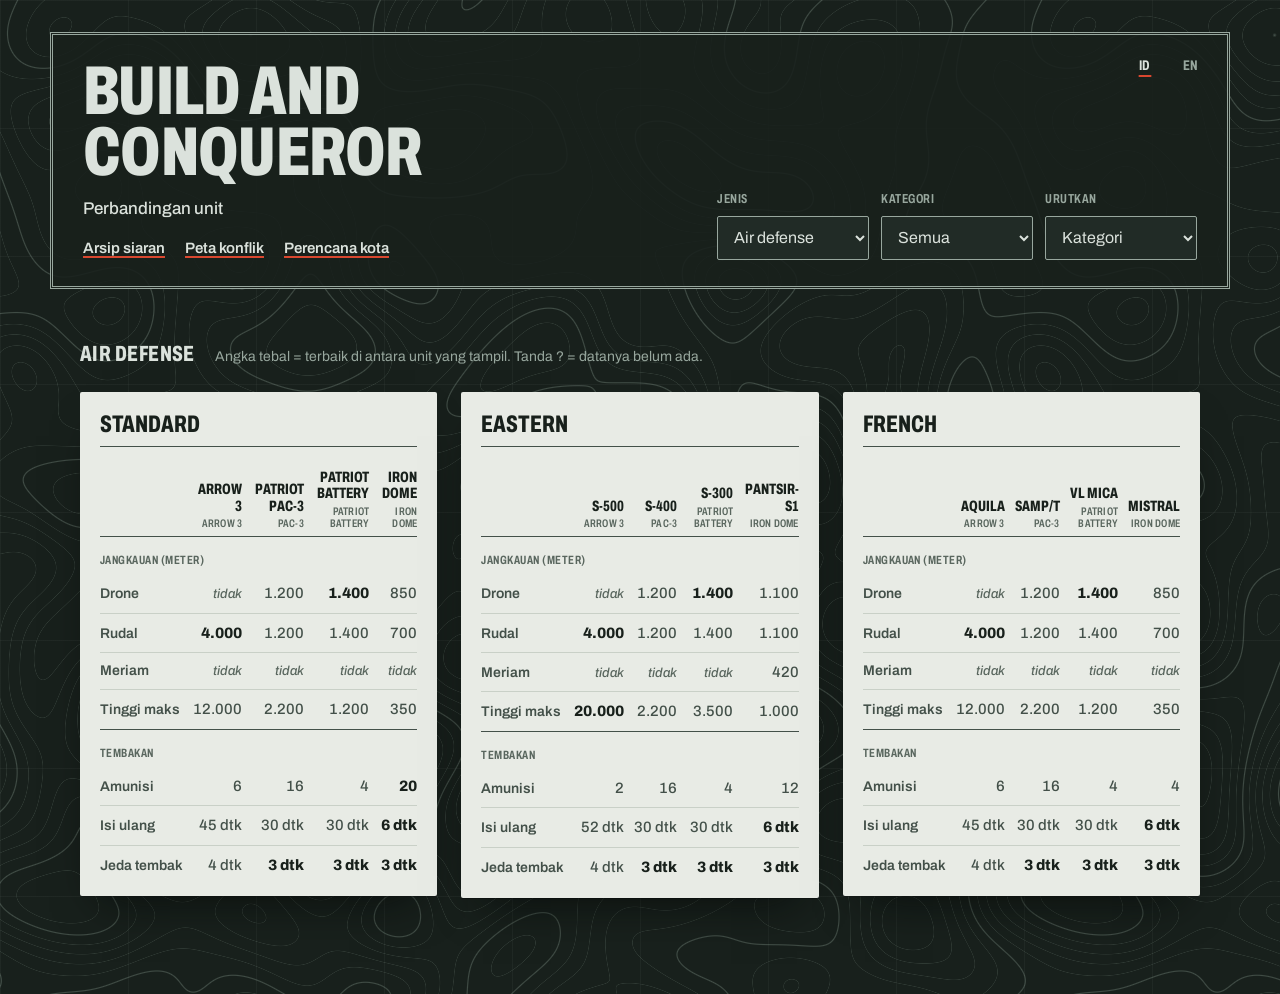
<file: public/unit.html>
<!doctype html>
<html lang="id">
<head>
  <meta charset="utf-8">
  <meta name="viewport" content="width=device-width, initial-scale=1">
  <title data-i18n="unitsTitle">Build And Conqueror · Perbandingan Unit</title>
  <meta name="description" data-i18n-content="unitsDescription" content="Perbandingan jangkauan, ketinggian, dan amunisi unit Build And Conqueror.">
  <meta name="theme-color" content="#18201c">
  <link rel="preconnect" href="https://fonts.googleapis.com">
  <link rel="preconnect" href="https://fonts.gstatic.com" crossorigin>
  <link href="https://fonts.googleapis.com/css2?family=Archivo:wdth,wght@62..125,100..900&display=swap" rel="stylesheet">
  <link rel="stylesheet" href="style.css">
</head>
<body>
  <header class="cartouche">
    <div class="lang-switch" role="group" data-i18n-label="language" aria-label="Bahasa">
      <button type="button" data-lang="id">ID</button><button type="button" data-lang="en">EN</button>
    </div>
    <div class="title-block">
      <h1>Build And<br>Conqueror</h1>
      <p class="subtitle" data-i18n="unitsLink">Perbandingan unit</p>
      <nav class="pages" data-i18n-label="pages" aria-label="Halaman"><a href="./" data-i18n="archiveLink">Arsip siaran</a><a href="konflik.html" data-i18n="conflictsLink">Peta konflik</a><a href="kota.html" data-i18n="cityLink">Perencana kota</a></nav>
    </div>
    <form class="tools tools-units" id="tools">
      <label class="field">
        <span data-i18n="type">Jenis</span>
        <select id="type"></select>
      </label>
      <label class="field">
        <span data-i18n="category">Kategori</span>
        <select id="category"><option value="" data-i18n="all">Semua</option></select>
      </label>
      <label class="field">
        <span data-i18n="sortBy">Urutkan</span>
        <select id="sort">
          <option value="" data-i18n="category">Kategori</option>
          <option value="missiles" data-i18n="sortMissiles">Jangkauan rudal</option>
          <option value="drones" data-i18n="sortDrones">Jangkauan drone</option>
          <option value="altitude" data-i18n="sortAltitude">Ketinggian</option>
          <option value="ammo" data-i18n="sortAmmo">Amunisi</option>
        </select>
      </label>
    </form>
  </header>

  <main class="units">
    <p class="status" id="status" role="status" aria-live="polite"></p>
    <div class="units-head">
      <h2 id="units-title" data-i18n="loading">Memuat…</h2>
      <p class="units-note" data-i18n="unitsNote">Angka tebal = terbaik di antara unit yang tampil. Tanda ? = datanya belum ada.</p>
    </div>
    <div class="faction-grid" id="tables">
      <div class="sheet sheet-skeleton" aria-hidden="true"><span></span><span></span><span></span></div>
    </div>
  </main>

  <script src="i18n.js"></script>
  <script src="unit.js"></script>
</body>
</html>
</file>
<file: public/style.css>
/* Meja peta komando: meja hijau-batu gelap, lembar laporan terang, merah pensil hanya
   untuk jejak tindakan (fokus, pesan tertaut, sorotan pencarian). */
:root {
  --table: #18201c;
  --table-raised: #212b26;
  --grid: rgb(214 226 218 / 0.045);
  --chalk: #dbe2dc;
  --chalk-dim: #98a79e;
  --paper: #e8ebe5;
  --paper-light: #f3f5f1;
  --paper-edge: #c9d0c7;
  --ink: #18201b;
  --ink-soft: #435049;
  --ink-faint: #59665e;
  --pencil: #d9472f;
  --pencil-wash: rgb(217 71 47 / 0.2);
  --shadow: 0 1px 0 rgb(4 8 6 / 0.35), 0 22px 44px -22px rgb(4 8 6 / 0.8);
  --font: "Archivo", "Arial Narrow", system-ui, sans-serif;
  --ease-out: cubic-bezier(0.16, 1, 0.3, 1);
  /* Kontur topografi: gambar prosedural yang bisa diulang (img/kontur.png). */
  --contours: url("img/kontur.png");
  color-scheme: dark;
}

* { box-sizing: border-box; }
html { -webkit-text-size-adjust: 100%; scrollbar-color: var(--chalk-dim) var(--table); }
body {
  margin: 0;
  min-height: 100dvh;
  background-color: var(--table);
  background-image:
    var(--contours),
    linear-gradient(var(--grid) 1px, transparent 1px),
    linear-gradient(90deg, var(--grid) 1px, transparent 1px);
  background-size: 1024px 1024px, 128px 128px, 128px 128px;
  color: var(--chalk);
  font: 400 1rem/1.6 var(--font);
  font-stretch: 100%;
  caret-color: var(--pencil);
  overflow-x: hidden;
}
::selection { background: var(--pencil); color: #fff; }
img { max-width: 100%; height: auto; }
a { color: inherit; text-decoration-color: var(--pencil); text-decoration-thickness: 1.5px; text-underline-offset: 3px; }
:focus-visible { outline: 2px solid var(--pencil); outline-offset: 3px; }

/* Huruf sempit untuk kepala, cap, dan angka. */
.condensed, h1, .day-head h2, .rail a, .clock, .stamp, .more, .field span {
  font-stretch: 68%;
  font-variant-numeric: tabular-nums;
  text-transform: uppercase;
}

/* --- Blok judul peta -------------------------------------------------- */

.cartouche {
  position: relative;
  display: grid;
  grid-template-columns: minmax(0, 1fr) minmax(0, 30rem);
  align-items: end;
  gap: 24px 48px;
  max-width: 1180px;
  margin: 32px auto 0;
  padding: 26px 30px;
  border: 3px double var(--chalk-dim);
  background: rgb(24 32 28 / 0.88);
}
h1 {
  margin: 0;
  font-size: clamp(2.6rem, 1.6rem + 3.4vw, 4.4rem);
  font-weight: 820;
  line-height: 0.88;
  letter-spacing: -0.01em;
  color: var(--chalk);
}
.subtitle { margin: 12px 0 0; color: var(--chalk); font-size: 1.0625rem; font-weight: 500; }
.meta { margin: 2px 0 0; color: var(--chalk-dim); font-size: 0.875rem; font-variant-numeric: tabular-nums; }

.tools { display: grid; grid-template-columns: minmax(0, 1fr) 11.5rem; gap: 12px; }
.field { display: grid; gap: 6px; }
.field span { color: var(--chalk-dim); font-size: 0.8125rem; font-weight: 650; letter-spacing: 0.04em; }
input, select {
  width: 100%;
  min-height: 44px;
  padding: 8px 12px;
  border: 1px solid var(--chalk-dim);
  border-radius: 2px;
  background: var(--table-raised);
  color: var(--chalk);
  font: inherit;
}
input::placeholder { color: #8a988f; }
input:hover, select:hover { border-color: var(--chalk); }

/* --- Meja: rel tanggal + tumpukan laporan ---------------------------- */

.table {
  display: grid;
  grid-template-columns: 9rem minmax(0, 46rem);
  justify-content: center;
  gap: 56px;
  max-width: 1180px;
  margin: 0 auto;
  padding: 48px 30px 96px;
}

.rail { position: sticky; top: 24px; align-self: start; max-height: calc(100dvh - 48px); overflow-y: auto; }
.rail ol { list-style: none; margin: 0; padding: 0; border-right: 1px solid rgb(152 167 158 / 0.4); }
.rail a {
  position: relative;
  display: grid;
  grid-template-columns: auto 1fr;
  align-items: baseline;
  column-gap: 8px;
  padding: 8px 18px 8px 0;
  color: var(--chalk-dim);
  text-decoration: none;
  line-height: 1;
}
/* Garis tik di tepi grid peta. */
.rail a::after {
  content: "";
  position: absolute;
  right: -1px;
  top: 50%;
  width: 10px;
  border-top: 1px solid currentColor;
}
.rail .d { font-size: 1.75rem; font-weight: 760; color: var(--chalk); }
.rail .m { font-size: 0.875rem; font-weight: 650; letter-spacing: 0.04em; }
.rail .n { grid-column: 1 / -1; margin-top: 4px; font-size: 0.75rem; letter-spacing: 0.04em; }
.rail a:hover .d, .rail a:hover { color: var(--chalk); }
.rail a[aria-current="true"] { color: var(--chalk); }
.rail a[aria-current="true"]::after { width: 22px; border-top: 2px solid var(--pencil); }

.status { margin: 0 0 20px; color: var(--chalk-dim); }
.status:empty { display: none; }

.day { margin-bottom: 64px; scroll-margin-top: 24px; }
.day-head { display: flex; align-items: baseline; gap: 16px; margin: 0 0 20px; }
.day-head h2 { margin: 0; font-size: 1.375rem; font-weight: 760; letter-spacing: 0.02em; color: var(--chalk); white-space: nowrap; }
.day-head::after { content: ""; flex: 1; border-top: 1px solid rgb(152 167 158 / 0.4); transform: translateY(-0.3em); }
.day-head span { order: 2; color: var(--chalk-dim); font-size: 0.875rem; white-space: nowrap; }

/* --- Lembar laporan ---------------------------------------------------- */

.sheet {
  position: relative;
  margin: 0 0 28px;
  padding: 26px 34px 30px;
  background: var(--paper);
  color: var(--ink);
  border-radius: 2px;
  box-shadow: var(--shadow);
  scroll-margin-top: 32px;
}
.sheet-head {
  display: flex;
  flex-wrap: wrap;
  align-items: center;
  gap: 6px 14px;
  padding-bottom: 14px;
  margin-bottom: 18px;
  border-bottom: 1px solid var(--paper-edge);
}
.clock { color: var(--ink); font-size: 1.75rem; font-weight: 760; line-height: 1; text-decoration: none; }
.clock small { margin-left: 3px; font-size: 0.8125rem; font-weight: 650; color: var(--ink-faint); }
.clock:hover { text-decoration: underline; }
.stamp {
  display: inline-block;
  padding: 3px 8px 2px;
  border: 1.5px solid var(--ink-soft);
  border-radius: 2px;
  color: var(--ink-soft);
  font-size: 0.8125rem;
  font-weight: 760;
  letter-spacing: 0.06em;
  line-height: 1.2;
  transform: rotate(-1.5deg);
}
.author { color: var(--ink-soft); font-weight: 600; }
.copy {
  margin-left: auto;
  min-height: 32px;
  padding: 4px 2px;
  border: 0;
  background: none;
  color: var(--ink-faint);
  font: 500 0.875rem var(--font);
  text-decoration: underline;
  text-decoration-color: var(--paper-edge);
  text-underline-offset: 3px;
  cursor: pointer;
}
.copy:hover { color: var(--ink); text-decoration-color: var(--pencil); }

.body { font-size: 1.0625rem; line-height: 1.65; overflow-wrap: anywhere; max-width: 68ch; }
.body p { margin: 0 0 0.9em; }
.body p:last-child { margin-bottom: 0; }
.body strong { font-weight: 700; }
.body .sub { color: var(--ink-faint); font-size: 0.875rem; }
.body .spoiler { color: var(--ink-faint); font-size: 0.875rem; }
.body blockquote { margin: 0 0 0.9em; padding-left: 14px; border-left: 1px solid var(--ink-faint); color: var(--ink-soft); }
.body code { font-family: ui-monospace, Consolas, monospace; font-size: 0.875em; background: var(--paper-light); padding: 1px 5px; border-radius: 2px; }
.body a { color: var(--ink); }

mark { background: var(--pencil-wash); color: inherit; box-shadow: inset 0 -2px 0 var(--pencil); }

/* Lingkaran pensil merah di sekitar laporan yang ditautkan. */
.pencil {
  position: absolute;
  inset: -14px -16px;
  width: calc(100% + 32px);
  height: calc(100% + 28px);
  overflow: visible;
  pointer-events: none;
}
.pencil path { fill: none; stroke: var(--pencil); stroke-width: 2.5; stroke-linecap: round; stroke-dasharray: 1; stroke-dashoffset: 0; }
.pencil path + path { stroke-width: 1.5; opacity: 0.55; }

/* --- Lampiran: foto pengintaian ---------------------------------------- */

.plates { display: grid; gap: 14px; margin-top: 20px; }
.plates.many { grid-template-columns: repeat(2, minmax(0, 1fr)); }
.plate {
  display: block;
  padding: 6px;
  border: 0;
  border-radius: 2px;
  background: #fbfcfa;
  box-shadow: 0 1px 0 rgb(24 32 27 / 0.15), 0 10px 22px -14px rgb(24 32 27 / 0.6);
  cursor: zoom-in;
  transition: transform 0.3s var(--ease-out), box-shadow 0.3s var(--ease-out);
}
.plate img { display: block; width: 100%; max-height: 560px; object-fit: contain; background: var(--paper-light); }
.plates.many .plate img { aspect-ratio: 4 / 3; object-fit: cover; }
.plate:hover { transform: translateY(-2px); box-shadow: 0 1px 0 rgb(24 32 27 / 0.15), 0 16px 28px -14px rgb(24 32 27 / 0.65); }
.plate:active { transform: translateY(0); }
.file { display: flex; gap: 8px; margin-top: 14px; color: var(--ink-soft); font-size: 0.9375rem; }
.file a { color: var(--ink); }

/* Embed (kartu tautan dari Discord) sebagai kliping yang diselipkan. */
.clip {
  position: relative;
  margin-top: 18px;
  padding: 18px 20px 16px;
  max-width: 600px;
  background: var(--paper-light);
  border: 1px solid var(--paper-edge);
  border-radius: 2px;
}
.clip::before {
  content: "";
  position: absolute;
  top: -1px;
  left: 20px;
  width: 40px;
  height: 4px;
  background: var(--embed-color, var(--ink-faint));
}
.clip-author { margin: 0 0 4px; color: var(--ink-faint); font-size: 0.875rem; font-weight: 600; }
.clip-title { margin: 0 0 6px; font-size: 1.1875rem; font-weight: 720; line-height: 1.3; }
.clip-title a { text-decoration: none; }
.clip-title a:hover { text-decoration: underline; text-decoration-color: var(--pencil); }
.clip .thumb { float: right; width: 84px; margin: 0 0 8px 14px; border-radius: 2px; }
.clip .body { font-size: 1rem; }
.clip-fields { display: grid; gap: 8px; margin-top: 10px; }
.clip-fields b { display: block; font-size: 0.9375rem; }
.clip .image { display: block; margin-top: 12px; border-radius: 2px; }
.clip-footer { clear: both; margin: 10px 0 0; color: var(--ink-faint); font-size: 0.8125rem; }

/* --- Status kosong, memuat, dan tombol ---------------------------------- */

.sheet-skeleton { display: grid; gap: 14px; min-height: 220px; }
.sheet-skeleton span { display: block; height: 14px; border-radius: 2px; background: var(--paper-edge); }
.sheet-skeleton span:first-child { width: 30%; height: 26px; margin-bottom: 10px; }
.sheet-skeleton span:last-child { width: 72%; }

.empty { padding: 40px 34px; border: 1px dashed var(--chalk-dim); color: var(--chalk-dim); }
.empty strong { display: block; margin-bottom: 4px; color: var(--chalk); font-size: 1.125rem; }

.more {
  display: block;
  margin: 0 auto;
  min-height: 48px;
  padding: 10px 24px;
  border: 1px solid var(--chalk-dim);
  border-radius: 2px;
  background: transparent;
  color: var(--chalk);
  font: 700 1rem var(--font);
  letter-spacing: 0.05em;
  cursor: pointer;
  transition: background-color 0.2s var(--ease-out), color 0.2s var(--ease-out);
}
.more:hover { background: var(--chalk); color: var(--table); }
.more:active { transform: translateY(1px); }
.more[hidden] { display: none; }

/* --- Lightbox ---------------------------------------------------------- */

.lightbox { max-width: none; max-height: none; width: 100%; height: 100%; margin: 0; padding: 24px; border: 0; background: transparent; }
.lightbox::backdrop { background: rgb(10 14 12 / 0.9); backdrop-filter: blur(3px); }
.lightbox figure { display: grid; grid-template-rows: minmax(0, 1fr) auto; gap: 14px; height: 100%; margin: 0; place-items: center; }
.lightbox img { max-width: 100%; max-height: 100%; object-fit: contain; padding: 8px; background: #fbfcfa; border-radius: 2px; }
.lightbox figcaption { display: flex; flex-wrap: wrap; align-items: center; justify-content: center; gap: 10px 20px; color: var(--chalk); }
.lightbox figcaption span { color: var(--chalk-dim); overflow-wrap: anywhere; }
.lightbox button {
  min-height: 44px;
  padding: 8px 20px;
  border: 1px solid var(--chalk-dim);
  border-radius: 2px;
  background: var(--table-raised);
  color: var(--chalk);
  font: 600 0.9375rem var(--font);
  cursor: pointer;
}
.lightbox button:hover { border-color: var(--chalk); }

/* --- Pilihan bahasa: pojok kanan atas blok judul ------------------------ */

.lang-switch { position: absolute; top: 12px; right: 14px; display: flex; gap: 2px; }
.lang-switch button {
  min-width: 44px;
  min-height: 36px;
  padding: 4px 8px;
  border: 0;
  background: none;
  color: var(--chalk-dim);
  font: 700 0.875rem var(--font);
  font-stretch: 68%;
  letter-spacing: 0.06em;
  cursor: pointer;
}
.lang-switch button:hover { color: var(--chalk); }
.lang-switch button[aria-pressed="true"] { color: var(--chalk); text-decoration: underline 2px var(--pencil); text-underline-offset: 5px; }

/* --- Tautan antarhalaman ------------------------------------------------ */

.pages { display: flex; flex-wrap: wrap; gap: 6px 20px; margin: 14px 0 0; font-size: 0.9375rem; font-weight: 600; }
.pages a { color: var(--chalk); }
.pages a:hover { text-decoration-thickness: 2.5px; }

/* --- Perbandingan unit: satu tabel per faksi -------------------------- */

.tools-units { grid-template-columns: repeat(3, minmax(0, 1fr)); }
.units { max-width: 1180px; margin: 0 auto; padding: 48px 30px 96px; }
.units-head { display: flex; flex-wrap: wrap; align-items: baseline; gap: 6px 20px; margin: 0 0 20px; }
.units-head h2 { margin: 0; font-size: 1.375rem; font-weight: 760; font-stretch: 68%; letter-spacing: 0.02em; text-transform: uppercase; }
.units-note { margin: 0; color: var(--chalk-dim); font-size: 0.875rem; }

.faction-grid { display: grid; grid-template-columns: repeat(3, minmax(0, 1fr)); gap: 24px; align-items: start; }
.faction-sheet { margin: 0; padding: 20px 20px 12px; }
.faction-sheet h3 {
  margin: 0;
  padding-bottom: 10px;
  border-bottom: 1.5px solid var(--ink-soft);
  font-size: 1.5rem;
  font-weight: 760;
  font-stretch: 68%;
  line-height: 1;
  text-transform: uppercase;
}

.unit-table { width: 100%; border-collapse: collapse; font-variant-numeric: tabular-nums; }
.unit-table th, .unit-table td { padding: 7px 0 7px 10px; text-align: right; vertical-align: baseline; }
.unit-table tr > :first-child { padding-left: 0; text-align: left; }
/* Kepala kolom = nama unit; tingginya dikunci supaya baris sejajar antartabel. */
.unit-table thead th {
  height: 5.6rem;
  padding-top: 12px;
  vertical-align: bottom;
  font-size: 0.9375rem;
  font-weight: 760;
  font-stretch: 68%;
  line-height: 1.1;
  text-transform: uppercase;
}
.unit-table thead th small { display: block; margin-top: 3px; color: var(--ink-faint); font-size: 0.6875rem; font-weight: 600; letter-spacing: 0.02em; }
.unit-table tr.group th {
  padding-top: 14px;
  padding-bottom: 4px;
  border-top: 1.5px solid var(--ink-soft);
  color: var(--ink-faint);
  font-size: 0.75rem;
  font-weight: 650;
  font-stretch: 68%;
  letter-spacing: 0.04em;
  text-transform: uppercase;
}
.unit-table tbody tr:not(.group) + tr:not(.group) { border-top: 1px solid var(--paper-edge); }
.unit-table tbody th { color: var(--ink-soft); font-size: 0.875rem; font-weight: 600; white-space: nowrap; }
.unit-table td { color: var(--ink-soft); font-size: 0.9375rem; font-weight: 500; white-space: nowrap; }
.unit-table td.best { color: var(--ink); font-weight: 780; }
.unit-table td.none { color: var(--ink-faint); font-size: 0.8125rem; font-style: italic; }

/* --- Peta konflik: satu lembar per perang -------------------------------- */

.conflicts { max-width: 1180px; margin: 0 auto; padding: 48px 30px 96px; }
.conflict { max-width: 62rem; margin: 0 auto 40px; padding: 26px 34px 30px; }
.conflict-head { display: flex; flex-wrap: wrap; align-items: center; gap: 8px 16px; padding-bottom: 14px; border-bottom: 1px solid var(--paper-edge); }
.conflict-head h2 { margin: 0; font-size: 1.875rem; font-weight: 780; font-stretch: 68%; line-height: 1; text-transform: uppercase; }
/* Hanya perang yang masih berlangsung yang diberi cap merah pensil. */
.conflict.is-active .stamp { border-color: var(--pencil); color: var(--pencil); }
.conflict-range { margin-left: auto; color: var(--ink-faint); font-size: 0.875rem; font-weight: 600; }
.meta.updated { color: var(--chalk); font-weight: 600; }
.conflict-summary { max-width: 68ch; margin: 16px 0 22px; font-size: 1.0625rem; line-height: 1.6; }

.versus { display: grid; grid-template-columns: minmax(0, 1fr) auto minmax(0, 1.4fr); gap: 0 28px; align-items: start; }
.vs {
  align-self: center;
  margin: 0;
  color: var(--ink-faint);
  font-size: 1.25rem;
  font-weight: 760;
  font-stretch: 68%;
  text-transform: uppercase;
}
.side h3 {
  margin: 0 0 6px;
  padding-bottom: 6px;
  border-bottom: 1.5px solid var(--ink-soft);
  color: var(--ink-soft);
  font-size: 0.8125rem;
  font-weight: 700;
  font-stretch: 68%;
  letter-spacing: 0.05em;
  text-transform: uppercase;
}
.side ul { margin: 0; padding: 0; list-style: none; }
.faction { display: grid; grid-template-columns: minmax(0, 1fr) auto; gap: 2px 10px; padding: 8px 0; border-bottom: 1px solid var(--paper-edge); }
.faction-name { font-weight: 650; }
.faction small { grid-column: 1 / -1; color: var(--ink-faint); font-size: 0.8125rem; line-height: 1.4; }
.chip {
  align-self: start;
  padding: 1px 7px;
  border: 1px solid var(--ink-soft);
  border-radius: 2px;
  color: var(--ink-soft);
  font-size: 0.75rem;
  font-weight: 700;
  font-stretch: 68%;
  letter-spacing: 0.05em;
  text-transform: uppercase;
  white-space: nowrap;
}
.faction.is-active .chip { background: var(--ink); border-color: var(--ink); color: var(--paper-light); }
.faction:not(.is-active) .faction-name { color: var(--ink-faint); }
.faction.is-disbanded .faction-name { text-decoration: line-through; text-decoration-color: var(--ink-faint); }

.timeline-title {
  margin: 28px 0 8px;
  color: var(--ink-soft);
  font-size: 0.8125rem;
  font-weight: 700;
  font-stretch: 68%;
  letter-spacing: 0.05em;
  text-transform: uppercase;
}
.timeline { margin: 0; padding: 0; list-style: none; border-left: 1px solid var(--paper-edge); }
.timeline li { display: grid; grid-template-columns: 4.5rem minmax(0, 1fr); gap: 12px; padding: 5px 0 5px 14px; }
.timeline time { color: var(--ink-faint); font-size: 0.875rem; font-weight: 700; font-stretch: 68%; font-variant-numeric: tabular-nums; text-transform: uppercase; }
.timeline a { color: var(--ink-faint); font-size: 0.875rem; white-space: nowrap; }
.timeline a:hover { color: var(--ink); }

/* --- Pilihan tampilan: Arsip | Data Game ------------------------------- */

.field-view { grid-column: 1 / -1; }
.views { display: inline-flex; width: max-content; border: 1px solid var(--chalk-dim); border-radius: 2px; }
.views button {
  min-height: 40px;
  padding: 6px 18px;
  border: 0;
  background: transparent;
  color: var(--chalk-dim);
  font: 700 0.9375rem var(--font);
  font-stretch: 68%;
  letter-spacing: 0.05em;
  text-transform: uppercase;
  cursor: pointer;
}
.views button + button { border-left: 1px solid var(--chalk-dim); }
.views button:hover { color: var(--chalk); }
.views button[aria-pressed="true"] { background: var(--chalk); color: var(--table); }
/* Filter channel hanya berlaku untuk arsip. */
.view-data .field-channel { visibility: hidden; }
.rail .sec { font-size: 1.0625rem; font-weight: 720; font-stretch: 68%; letter-spacing: 0.03em; text-transform: uppercase; color: var(--chalk); }
.rail ol[hidden] { display: none; }

/* --- Data Game: tabel datamine di atas lembar ---------------------------- */

/* Tabel data lebih lebar dari kolom bacaan arsip. */
.view-data .table { grid-template-columns: 9rem minmax(0, 62rem); }
#game[hidden], #feed[hidden] { display: none; }
.game-source { margin: 0 0 28px; color: var(--chalk-dim); font-size: 0.9375rem; max-width: 68ch; }
.game-section { scroll-margin-top: 24px; }
.game-sheet { padding: 20px 22px 18px; }
.game-sheet h3 { margin: 0 0 4px; font-size: 1.125rem; font-weight: 760; font-stretch: 68%; letter-spacing: 0.02em; text-transform: uppercase; }
.game-note { margin: 0 0 12px; color: var(--ink-faint); font-size: 0.875rem; }
.table-scroll { overflow-x: auto; max-width: 100%; border-top: 1.5px solid var(--ink-soft); }
.table-scroll:focus-visible { outline-offset: 2px; }
.game-table { border-collapse: collapse; width: 100%; font-size: 0.875rem; font-variant-numeric: tabular-nums; }
.game-table th, .game-table td { padding: 6px 12px 6px 0; text-align: left; vertical-align: top; }
.game-table .num { text-align: right; white-space: nowrap; }
.game-table td { color: var(--ink-soft); max-width: 36rem; }
.game-table td:first-child { color: var(--ink); font-weight: 650; white-space: nowrap; }
.game-table tbody tr + tr { border-top: 1px solid var(--paper-edge); }
.game-table td.best { color: var(--ink); font-weight: 800; background: var(--pencil-wash); box-shadow: inset 0 -2px 0 var(--pencil); }
.game-table th button {
  display: inline-flex;
  align-items: center;
  gap: 4px;
  min-height: 36px;
  padding: 4px 0;
  border: 0;
  background: none;
  color: var(--ink-soft);
  font: 700 0.75rem var(--font);
  font-stretch: 68%;
  letter-spacing: 0.04em;
  text-transform: uppercase;
  text-align: inherit;
  white-space: nowrap;
  cursor: pointer;
}
.game-table th button:hover { color: var(--ink); }
.game-table th[aria-sort="ascending"] button::after { content: "▲"; color: var(--pencil); font-size: 0.625rem; }
.game-table th[aria-sort="descending"] button::after { content: "▼"; color: var(--pencil); font-size: 0.625rem; }
.game-list { margin: 0; padding-left: 1.2em; display: grid; gap: 8px; font-size: 1rem; line-height: 1.55; max-width: 68ch; }

/* Hasil pencarian dari Data Game. */
.hit-list { list-style: none; padding: 8px 22px; }
.hit-list li + li { border-top: 1px solid var(--paper-edge); }
.hit-list a { display: grid; gap: 2px; padding: 12px 0; text-decoration: none; }
.hit-list a:hover b { text-decoration: underline; text-decoration-color: var(--pencil); }
.hit-list .stamp { justify-self: start; margin-bottom: 4px; }
.hit-list b { font-size: 1.0625rem; }
.hit-list small { color: var(--ink-faint); font-size: 0.875rem; overflow-wrap: anywhere; }
.hit-more { padding: 12px 0; color: var(--ink-faint); font-size: 0.875rem; }

/* --- Gerak: satu momen, pensil melingkari laporan tertaut ---------------- */

@media (prefers-reduced-motion: no-preference) {
  html { scroll-behavior: smooth; }
  .pencil path { stroke-dashoffset: 1; animation: draw 0.9s var(--ease-out) 0.15s forwards; }
  .pencil path + path { animation-delay: 0.45s; }
  .lightbox[open] img { animation: lift 0.35s var(--ease-out); }
}
@keyframes draw { to { stroke-dashoffset: 0; } }
@keyframes lift { from { opacity: 0; transform: scale(0.96); filter: blur(4px); } }

/* --- HP --------------------------------------------------------------- */

@media (max-width: 1080px) {
  .faction-grid { grid-template-columns: minmax(0, 36rem); justify-content: center; }
}
@media (max-width: 820px) {
  .cartouche { grid-template-columns: minmax(0, 1fr); margin: 16px 16px 0; padding: 20px; }
  .tools { grid-template-columns: minmax(0, 1fr); }
  .table { grid-template-columns: minmax(0, 1fr); gap: 24px; padding: 24px 16px 64px; }
  .rail { position: static; max-height: none; overflow: visible; }
  .rail ol {
    display: flex;
    gap: 4px;
    overflow-x: auto;
    border-right: 0;
    border-bottom: 1px solid rgb(152 167 158 / 0.4);
    scroll-snap-type: x proximity;
    scrollbar-width: none;
  }
  .rail li { flex: none; scroll-snap-align: start; }
  .rail a { padding: 6px 16px 14px 0; }
  .rail a::after { top: auto; bottom: -1px; right: auto; left: 0; width: 1px; height: 8px; border-top: 0; border-left: 1px solid currentColor; }
  .rail a[aria-current="true"]::after { width: 28px; height: 2px; border-left: 0; background: var(--pencil); }
  .sheet { padding: 20px 18px 24px; }
  .clock { font-size: 1.5rem; }
  .body { font-size: 1rem; }
  .pencil { inset: -8px -6px; width: calc(100% + 12px); height: calc(100% + 16px); }

  .view-data .table { grid-template-columns: minmax(0, 1fr); }
  .view-data .field-channel { display: none; }
  .game-sheet { padding: 16px 14px 14px; }
  .hit-list { padding: 4px 16px; }

  .units { padding: 24px 16px 64px; }
  .conflicts { padding: 24px 16px 64px; }
  .conflict { padding: 20px 18px 24px; }
  .conflict-head h2 { font-size: 1.5rem; }
  .versus { grid-template-columns: minmax(0, 1fr); }
  .vs { margin: 14px 0 10px; }
  .timeline li { grid-template-columns: minmax(0, 1fr); gap: 0; }
}
@media (max-width: 480px) {
  .plates.many { grid-template-columns: minmax(0, 1fr); }
  .copy { margin-left: 0; }
}
</file>
